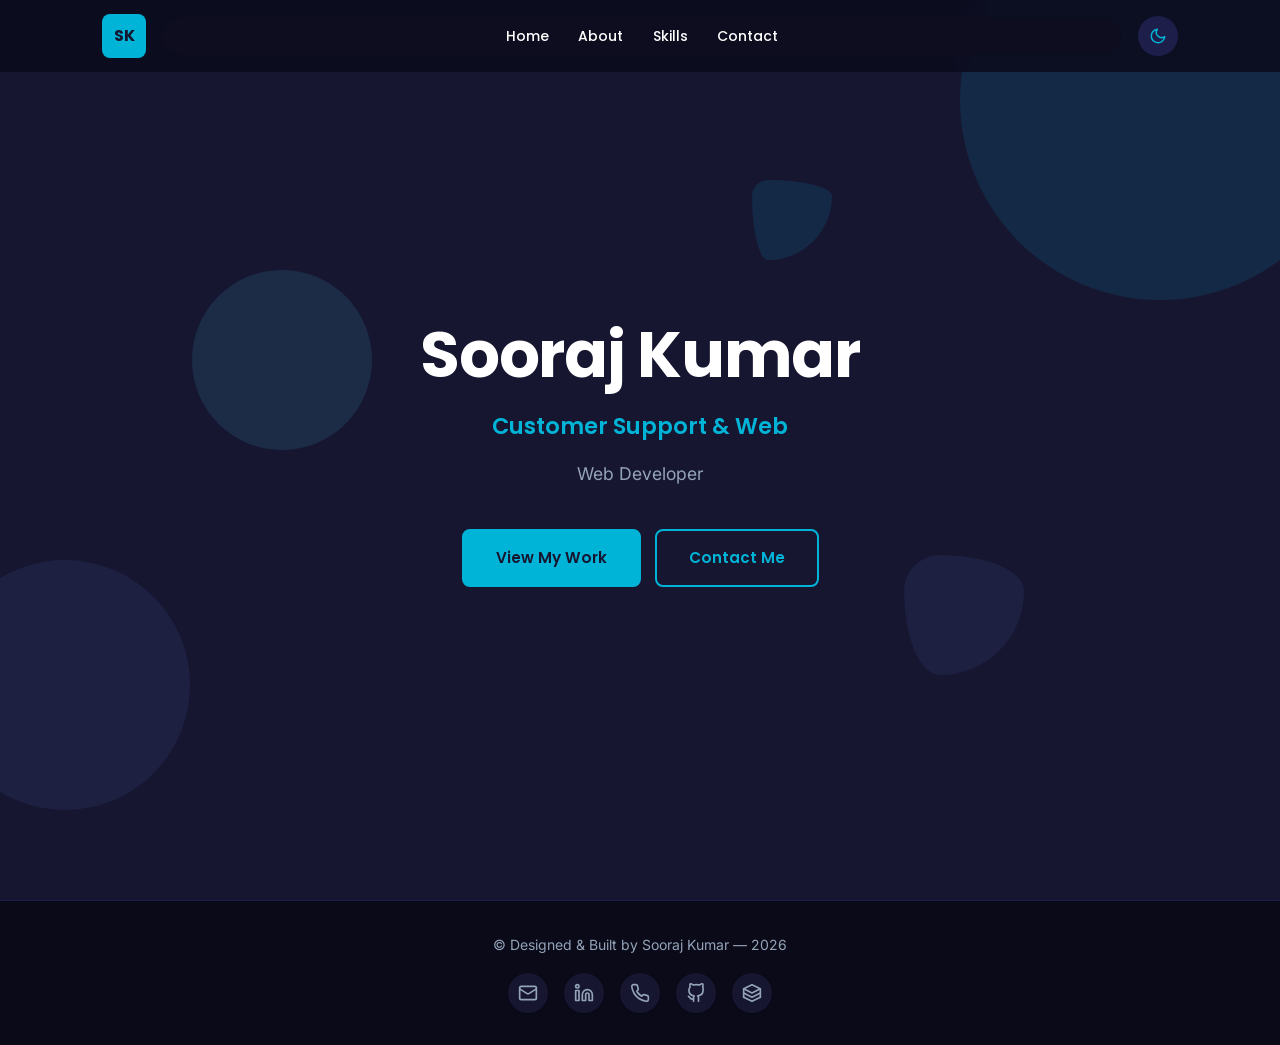
<file: index.html>
<!doctype html>
<html lang="en">
  <head>
    <meta charset="UTF-8" />
    <meta name="viewport" content="width=device-width, initial-scale=1.0" />
    <meta
      name="description"
      content="Sooraj Kumar — Customer Support & Web Development Professional based in Lahore, Pakistan."
    />
    <title>Sooraj Kumar | Portfolio</title>
    <link rel="preconnect" href="https://fonts.googleapis.com" />
    <link rel="preconnect" href="https://fonts.gstatic.com" crossorigin />
    <link
      href="https://fonts.googleapis.com/css2?family=Inter:wght@400;500;600&family=Poppins:wght@500;600;700&display=swap"
      rel="stylesheet"
    />
    <link rel="stylesheet" href="css/style.css" />
  </head>
  <body>
    <!-- Navigation -->
    <header class="header" id="header">
      <nav class="nav container" aria-label="Main navigation">
        <a href="#home" class="nav__logo" aria-label="Sooraj Kumar — Home">
          <span class="nav__logo-box">SK</span>
        </a>

        <ul class="nav__menu" id="nav-menu">
          <li><a href="./index.html" class="nav__link">Home</a></li>
          <li><a href="./about.html" class="nav__link">About</a></li>
          <li><a href="./skills.html" class="nav__link">Skills</a></li>
          <li><a href="./contact.html" class="nav__link">Contact</a></li>
        </ul>

        <div class="nav__actions">
          <button
            class="theme-toggle"
            id="theme-toggle"
            aria-label="Toggle dark mode"
          >
            <span class="theme-toggle__icon theme-toggle__icon--sun">
              <svg
                width="18"
                height="18"
                viewBox="0 0 24 24"
                fill="none"
                stroke="currentColor"
                stroke-width="2"
                stroke-linecap="round"
                stroke-linejoin="round"
              >
                <circle cx="12" cy="12" r="5" />
                <line x1="12" y1="1" x2="12" y2="3" />
                <line x1="12" y1="21" x2="12" y2="23" />
                <line x1="4.22" y1="4.22" x2="5.64" y2="5.64" />
                <line x1="18.36" y1="18.36" x2="19.78" y2="19.78" />
                <line x1="1" y1="12" x2="3" y2="12" />
                <line x1="21" y1="12" x2="23" y2="12" />
                <line x1="4.22" y1="19.78" x2="5.64" y2="18.36" />
                <line x1="18.36" y1="5.64" x2="19.78" y2="4.22" />
              </svg>
            </span>
            <span class="theme-toggle__icon theme-toggle__icon--moon">
              <svg
                width="18"
                height="18"
                viewBox="0 0 24 24"
                fill="none"
                stroke="currentColor"
                stroke-width="2"
                stroke-linecap="round"
                stroke-linejoin="round"
              >
                <path d="M21 12.79A9 9 0 1 1 11.21 3 7 7 0 0 0 21 12.79z" />
              </svg>
            </span>
          </button>
          <button
            class="nav__toggle"
            id="nav-toggle"
            aria-label="Toggle navigation menu"
            aria-expanded="false"
          >
            <span class="nav__toggle-bar"></span>
            <span class="nav__toggle-bar"></span>
            <span class="nav__toggle-bar"></span>
          </button>
        </div>
      </nav>
    </header>

    <main>
      <!-- Hero -->
      <section class="hero section" id="home" aria-label="Introduction">
        <div class="hero__bg" aria-hidden="true">
          <span class="hero__shape hero__shape--1"></span>
          <span class="hero__shape hero__shape--2"></span>
          <span class="hero__shape hero__shape--3"></span>
          <span class="hero__shape hero__shape--4"></span>
          <span class="hero__shape hero__shape--5"></span>
        </div>
        <div class="hero__content container fade-in">
          <h1 class="hero__title">Sooraj Kumar</h1>
          <p class="hero__tagline">
            Customer Support &amp; Web Development Professional
          </p>
          <p class="hero__subtitle">Web Developer</p>
          <div class="hero__buttons">
            <a href="./skills.html" class="btn btn--primary">View My Work</a>
            <a href="./contact.html" class="btn btn--outline">Contact Me</a>
          </div>
        </div>
      </section>
    </main>

    <!-- Footer -->
    <footer class="footer">
      <div class="container footer__inner">
        <p class="footer__text">
          &copy; Designed &amp; Built by Sooraj Kumar — 2026
        </p>
        <div class="footer__social">
          <a
            href="mailto:websoorajkumar@gmail.com"
            class="footer__link"
            aria-label="Email Sooraj Kumar"
          >
            <svg
              width="20"
              height="20"
              viewBox="0 0 24 24"
              fill="none"
              stroke="currentColor"
              stroke-width="2"
              stroke-linecap="round"
              stroke-linejoin="round"
            >
              <rect x="2" y="4" width="20" height="16" rx="2" />
              <path d="m22 7-8.97 5.7a1.94 1.94 0 0 1-2.06 0L2 7" />
            </svg>
          </a>
          <a
            href="https://linkedin.com/in/soorajkumar-pk"
            class="footer__link"
            target="_blank"
            rel="noopener noreferrer"
            aria-label="LinkedIn profile"
          >
            <svg
              width="20"
              height="20"
              viewBox="0 0 24 24"
              fill="none"
              stroke="currentColor"
              stroke-width="2"
              stroke-linecap="round"
              stroke-linejoin="round"
            >
              <path
                d="M16 8a6 6 0 0 1 6 6v7h-4v-7a2 2 0 0 0-2-2 2 2 0 0 0-2 2v7h-4v-7a6 6 0 0 1 6-6z"
              />
              <rect x="2" y="9" width="4" height="12" />
              <circle cx="4" cy="4" r="2" />
            </svg>
          </a>
          <a
            href="tel:+923289251562"
            class="footer__link"
            aria-label="Call Sooraj Kumar"
          >
            <svg
              width="20"
              height="20"
              viewBox="0 0 24 24"
              fill="none"
              stroke="currentColor"
              stroke-width="2"
              stroke-linecap="round"
              stroke-linejoin="round"
            >
              <path
                d="M22 16.92v3a2 2 0 0 1-2.18 2 19.79 19.79 0 0 1-8.63-3.07 19.5 19.5 0 0 1-6-6 19.79 19.79 0 0 1-3.07-8.67A2 2 0 0 1 4.11 2h3a2 2 0 0 1 2 1.72c.127.96.361 1.903.7 2.81a2 2 0 0 1-.45 2.11L8.09 9.91a16 16 0 0 0 6 6l1.27-1.27a2 2 0 0 1 2.11-.45c.907.339 1.85.573 2.81.7A2 2 0 0 1 22 16.92z"
              />
            </svg>
          </a>
          <a
            href="https://github.com/developersoorajkumar"
            class="footer__link"
            target="_blank"
            rel="noopener noreferrer"
            aria-label="GitHub profile"
          >
            <svg
              width="20"
              height="20"
              viewBox="0 0 24 24"
              fill="none"
              stroke="currentColor"
              stroke-width="2"
              stroke-linecap="round"
              stroke-linejoin="round"
            >
              <path d="M9 19c-4.3 1.4-4.3-2.5-6-3" />
              <path
                d="M15 22v-3.87a3.37 3.37 0 0 0-.94-2.61c3.14-.35 6.44-1.54 6.44-7A5.44 5.44 0 0 0 20 4.77 5.07 5.07 0 0 0 19.91 1S18.73.65 16 2.48a13.38 13.38 0 0 0-7 0C6.27.65 5.09 1 5.09 1A5.07 5.07 0 0 0 5 4.77a5.44 5.44 0 0 0-1.5 3.78c0 5.42 3.3 6.61 6.44 7A3.37 3.37 0 0 0 9 18.13V22"
              />
            </svg>
          </a>
          <a
            href="https://codepen.io/developersoorajkumar"
            class="footer__link"
            target="_blank"
            rel="noopener noreferrer"
            aria-label="CodePen profile"
          >
            <svg
              width="20"
              height="20"
              viewBox="0 0 24 24"
              fill="none"
              stroke="currentColor"
              stroke-width="2"
              stroke-linecap="round"
              stroke-linejoin="round"
            >
              <path d="M12 2 2 7l10 5 10-5-10-5Z" />
              <path d="m2 17 10 5 10-5" />
              <path d="m2 12 10 5 10-5" />
              <path d="M2 7v10" />
              <path d="M22 7v10" />
            </svg>
          </a>
        </div>
      </div>
    </footer>

    <button class="back-to-top" id="back-to-top" aria-label="Back to top">
      <svg
        width="20"
        height="20"
        viewBox="0 0 24 24"
        fill="none"
        stroke="currentColor"
        stroke-width="2.5"
        stroke-linecap="round"
        stroke-linejoin="round"
      >
        <polyline points="18 15 12 9 6 15" />
      </svg>
    </button>

    <script src="js/main.js"></script>
  </body>
</html>
</file>
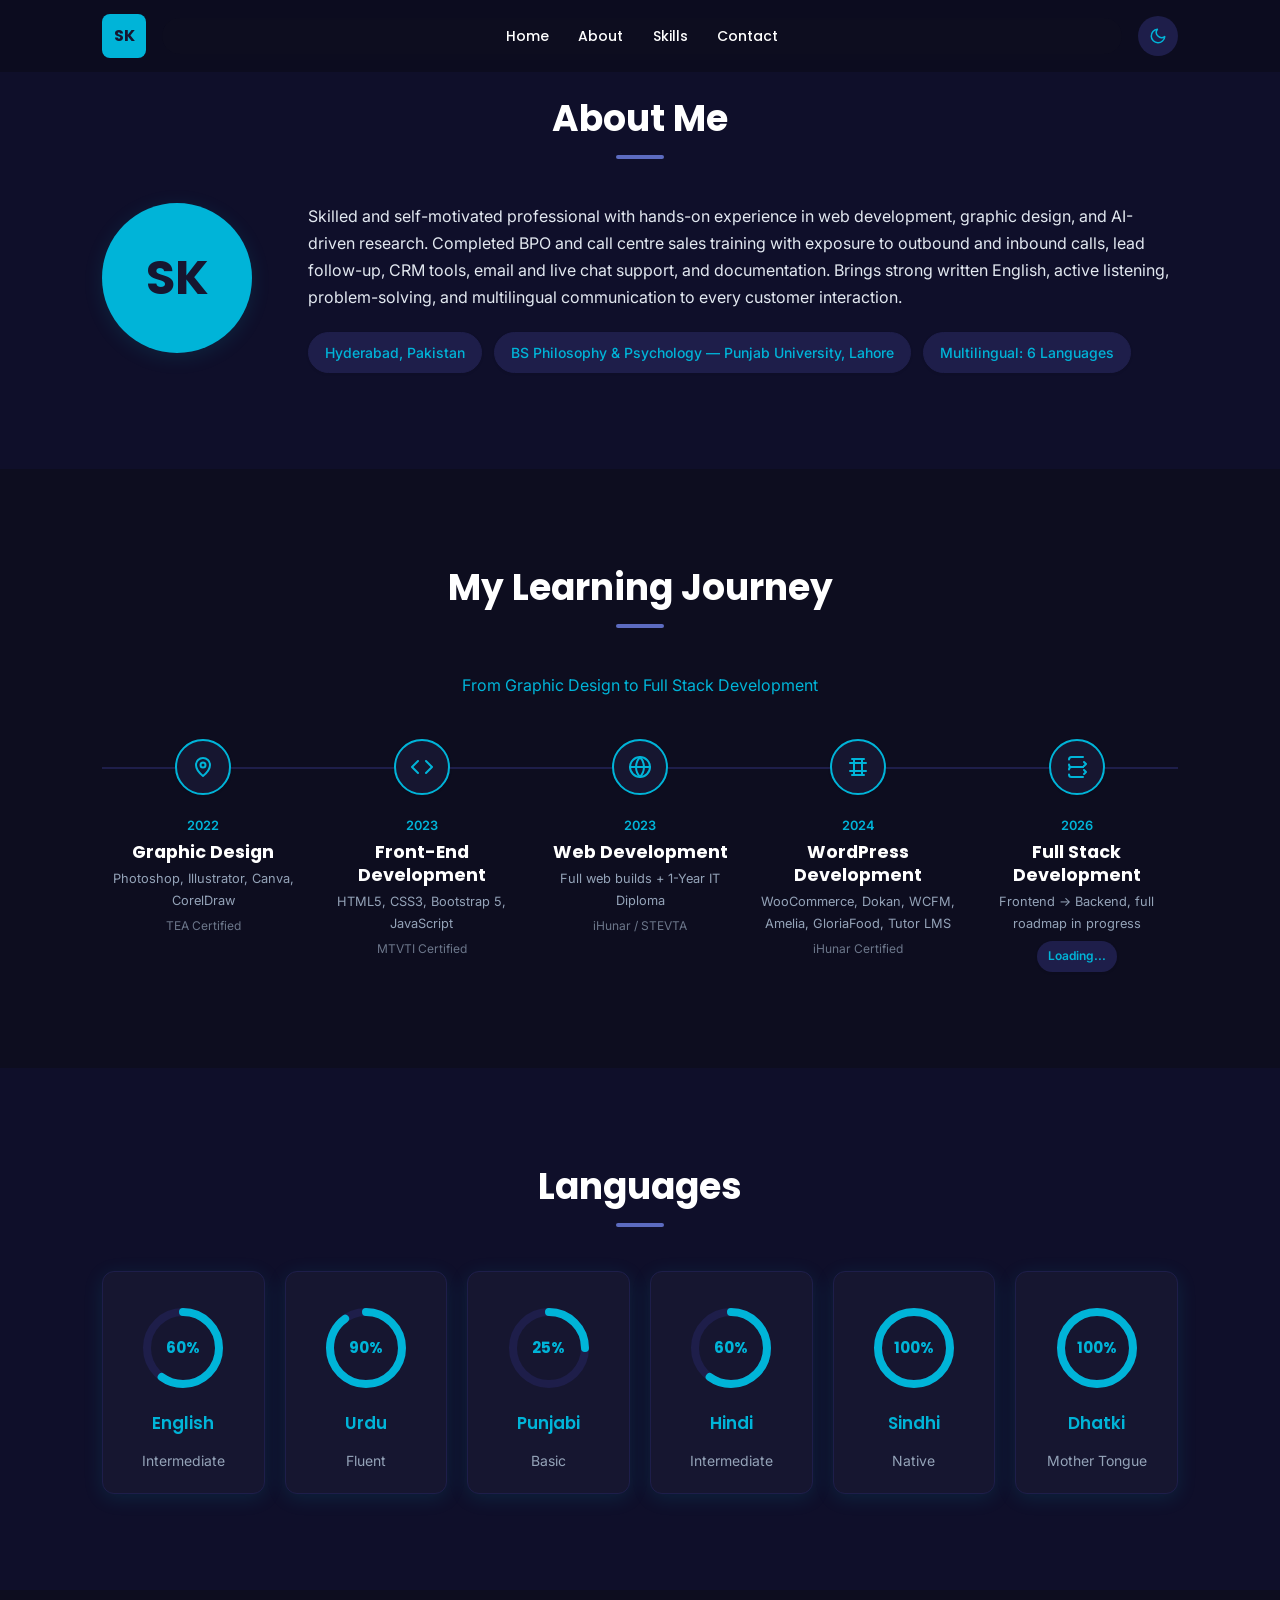
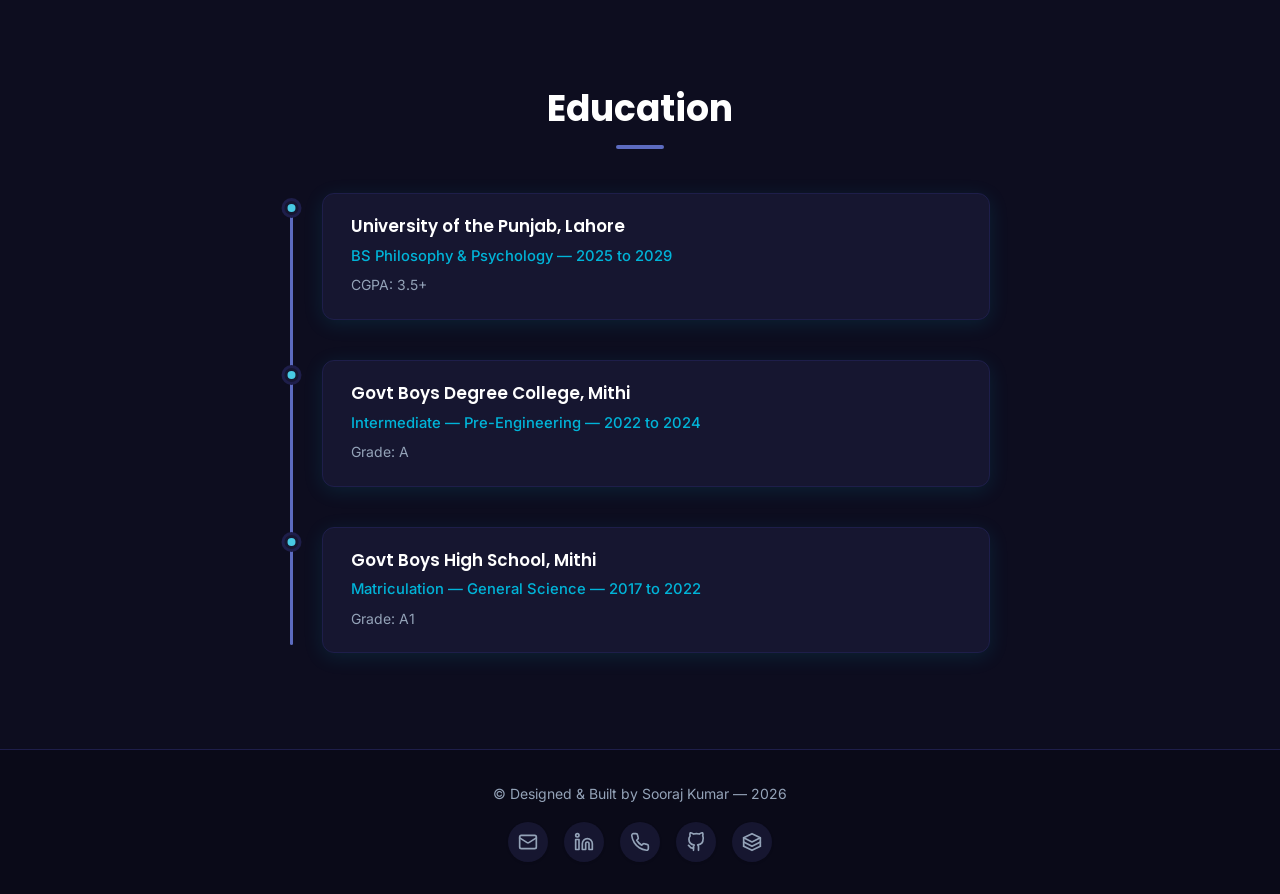
<file: about.html>
<!doctype html>
<html lang="en">
  <head>
    <meta charset="UTF-8" />
    <meta name="viewport" content="width=device-width, initial-scale=1.0" />
    <meta
      name="description"
      content="Sooraj Kumar — Customer Support & Web Development Professional based in Lahore, Pakistan."
    />
    <title>Sooraj Kumar | Portfolio</title>
    <link rel="preconnect" href="https://fonts.googleapis.com" />
    <link rel="preconnect" href="https://fonts.gstatic.com" crossorigin />
    <link
      href="https://fonts.googleapis.com/css2?family=Inter:wght@400;500;600&family=Poppins:wght@500;600;700&display=swap"
      rel="stylesheet"
    />
    <link rel="stylesheet" href="css/style.css" />
  </head>
  <body>
    <!-- Navigation -->
    <header class="header" id="header">
      <nav class="nav container" aria-label="Main navigation">
        <a href="#home" class="nav__logo" aria-label="Sooraj Kumar — Home">
          <span class="nav__logo-box">SK</span>
        </a>

        <ul class="nav__menu" id="nav-menu">
          <li><a href="./index.html" class="nav__link">Home</a></li>
          <li><a href="./about.html" class="nav__link">About</a></li>
          <li><a href="./skills.html" class="nav__link">Skills</a></li>
          <li><a href="./contact.html" class="nav__link">Contact</a></li>
        </ul>

        <div class="nav__actions">
          <button
            class="theme-toggle"
            id="theme-toggle"
            aria-label="Toggle dark mode"
          >
            <span class="theme-toggle__icon theme-toggle__icon--sun">
              <svg
                width="18"
                height="18"
                viewBox="0 0 24 24"
                fill="none"
                stroke="currentColor"
                stroke-width="2"
                stroke-linecap="round"
                stroke-linejoin="round"
              >
                <circle cx="12" cy="12" r="5" />
                <line x1="12" y1="1" x2="12" y2="3" />
                <line x1="12" y1="21" x2="12" y2="23" />
                <line x1="4.22" y1="4.22" x2="5.64" y2="5.64" />
                <line x1="18.36" y1="18.36" x2="19.78" y2="19.78" />
                <line x1="1" y1="12" x2="3" y2="12" />
                <line x1="21" y1="12" x2="23" y2="12" />
                <line x1="4.22" y1="19.78" x2="5.64" y2="18.36" />
                <line x1="18.36" y1="5.64" x2="19.78" y2="4.22" />
              </svg>
            </span>
            <span class="theme-toggle__icon theme-toggle__icon--moon">
              <svg
                width="18"
                height="18"
                viewBox="0 0 24 24"
                fill="none"
                stroke="currentColor"
                stroke-width="2"
                stroke-linecap="round"
                stroke-linejoin="round"
              >
                <path d="M21 12.79A9 9 0 1 1 11.21 3 7 7 0 0 0 21 12.79z" />
              </svg>
            </span>
          </button>
          <button
            class="nav__toggle"
            id="nav-toggle"
            aria-label="Toggle navigation menu"
            aria-expanded="false"
          >
            <span class="nav__toggle-bar"></span>
            <span class="nav__toggle-bar"></span>
            <span class="nav__toggle-bar"></span>
          </button>
        </div>
      </nav>
    </header>

    <main>
      <!-- Hero -->
      <!-- <section class="hero section" id="home" aria-label="Introduction">
      <div class="hero__bg" aria-hidden="true">
        <span class="hero__shape hero__shape--1"></span>
        <span class="hero__shape hero__shape--2"></span>
        <span class="hero__shape hero__shape--3"></span>
        <span class="hero__shape hero__shape--4"></span>
        <span class="hero__shape hero__shape--5"></span>
      </div>
      <div class="hero__content container fade-in">
        <h1 class="hero__title">Sooraj Kumar</h1>
        <p class="hero__tagline">Customer Support &amp; Web Development Professional</p>
        <p class="hero__subtitle">Web Developer</p>
        <div class="hero__buttons">
          <a href="#projects" class="btn btn--primary">View My Work</a>
          <a href="#contact" class="btn btn--outline">Contact Me</a>
        </div>
        <div class="hero__stack">
          <span class="hero__stack-label">Built with</span>
          <div class="hero__stack-icons">
            <span class="tech-badge">HTML5</span>
            <span class="tech-badge">CSS3</span>
            <span class="tech-badge">Bootstrap 5</span>
            <span class="tech-badge">JavaScript</span>
            <span class="tech-badge">WordPress</span>
          </div>
        </div>
      </div>
    </section> -->

      <!-- About -->
      <section
        class="section section--alt"
        id="about"
        aria-labelledby="about-heading"
      >
        <div class="container fade-in">
          <h2 class="section__heading" id="about-heading">About Me</h2>
          <div class="about">
            <div class="about__avatar" aria-hidden="true">
              <span class="about__initials">SK</span>
            </div>
            <div class="about__content">
              <p class="about__text">
                Skilled and self-motivated professional with hands-on experience
                in web development, graphic design, and AI-driven research.
                Completed BPO and call centre sales training with exposure to
                outbound and inbound calls, lead follow-up, CRM tools, email and
                live chat support, and documentation. Brings strong written
                English, active listening, problem-solving, and multilingual
                communication to every customer interaction.
              </p>
              <div class="about__badges">
                <span class="badge">Hyderabad, Pakistan</span>
                <span class="badge"
                  >BS Philosophy & Psychology — Punjab University, Lahore</span
                >
                <span class="badge">Multilingual: 6 Languages</span>
              </div>
            </div>
          </div>
        </div>
      </section>
      <section id="journey" class="journey">
        <div class="container">
          <h2 class="section__heading">My Learning Journey</h2>
          <p class="journey__subtitle">
            From Graphic Design to Full Stack Development
          </p>

          <div class="journey-track">
            <div class="journey-node">
              <div class="journey-node__icon" aria-hidden="true">
                <svg
                  width="24"
                  height="24"
                  viewBox="0 0 24 24"
                  fill="none"
                  stroke="currentColor"
                  stroke-width="2"
                  stroke-linecap="round"
                  stroke-linejoin="round"
                >
                  <path
                    d="M12 3a7 7 0 0 0-7 7c0 5.25 7 11 7 11s7-5.75 7-11a7 7 0 0 0-7-7Z"
                  />
                  <circle cx="12" cy="10" r="2.5" />
                </svg>
              </div>
              <div class="journey-node__content">
                <div class="journey-node__year">2022</div>
                <h3 class="journey-node__title">Graphic Design</h3>
                <p class="journey-node__desc">
                  Photoshop, Illustrator, Canva, CorelDraw
                </p>
                <span class="journey-node__issuer">TEA Certified</span>
              </div>
            </div>

            <div class="journey-node">
              <div class="journey-node__icon" aria-hidden="true">
                <svg
                  width="24"
                  height="24"
                  viewBox="0 0 24 24"
                  fill="none"
                  stroke="currentColor"
                  stroke-width="2"
                  stroke-linecap="round"
                  stroke-linejoin="round"
                >
                  <polyline points="16 18 22 12 16 6" />
                  <polyline points="8 6 2 12 8 18" />
                </svg>
              </div>
              <div class="journey-node__content">
                <div class="journey-node__year">2023</div>
                <h3 class="journey-node__title">Front-End Development</h3>
                <p class="journey-node__desc">
                  HTML5, CSS3, Bootstrap 5, JavaScript
                </p>
                <span class="journey-node__issuer">MTVTI Certified</span>
              </div>
            </div>

            <div class="journey-node">
              <div class="journey-node__icon" aria-hidden="true">
                <svg
                  width="24"
                  height="24"
                  viewBox="0 0 24 24"
                  fill="none"
                  stroke="currentColor"
                  stroke-width="2"
                  stroke-linecap="round"
                  stroke-linejoin="round"
                >
                  <circle cx="12" cy="12" r="10" />
                  <path d="M2 12h20" />
                  <path
                    d="M12 2a15.3 15.3 0 0 1 4 10 15.3 15.3 0 0 1-4 10 15.3 15.3 0 0 1-4-10 15.3 15.3 0 0 1 4-10"
                  />
                </svg>
              </div>
              <div class="journey-node__content">
                <div class="journey-node__year">2023</div>
                <h3 class="journey-node__title">Web Development</h3>
                <p class="journey-node__desc">
                  Full web builds + 1-Year IT Diploma
                </p>
                <span class="journey-node__issuer">iHunar / STEVTA</span>
              </div>
            </div>

            <div class="journey-node">
              <div class="journey-node__icon" aria-hidden="true">
                <svg
                  width="24"
                  height="24"
                  viewBox="0 0 24 24"
                  fill="none"
                  stroke="currentColor"
                  stroke-width="2"
                  stroke-linecap="round"
                  stroke-linejoin="round"
                >
                  <path d="M6 4h12" />
                  <path d="M6 20h12" />
                  <path d="M8 4v16" />
                  <path d="M16 4v16" />
                  <path d="M4 8h16" />
                  <path d="M4 16h16" />
                </svg>
              </div>
              <div class="journey-node__content">
                <div class="journey-node__year">2024</div>
                <h3 class="journey-node__title">WordPress Development</h3>
                <p class="journey-node__desc">
                  WooCommerce, Dokan, WCFM, Amelia, GloriaFood, Tutor LMS
                </p>
                <span class="journey-node__issuer">iHunar Certified</span>
              </div>
            </div>

            <div class="journey-node journey-node--current">
              <div class="journey-node__icon" aria-hidden="true">
                <svg
                  width="24"
                  height="24"
                  viewBox="0 0 24 24"
                  fill="none"
                  stroke="currentColor"
                  stroke-width="2"
                  stroke-linecap="round"
                  stroke-linejoin="round"
                >
                  <path d="M4 14.5A2.5 2.5 0 0 1 6.5 12H18" />
                  <path d="M4 9.5A2.5 2.5 0 0 0 6.5 12H18" />
                  <path d="M4 4.5A2.5 2.5 0 0 1 6.5 2H18" />
                  <path d="M4 19.5A2.5 2.5 0 0 0 6.5 22H18" />
                  <path d="M19 7l2 2-2 2" />
                  <path d="M19 15l2 2-2 2" />
                </svg>
              </div>
              <div class="journey-node__content">
                <div class="journey-node__year">2026</div>
                <h3 class="journey-node__title">Full Stack Development</h3>
                <p class="journey-node__desc">
                  Frontend → Backend, full roadmap in progress
                </p>
                <span class="journey-node__badge">Loading...</span>
              </div>
            </div>
          </div>
        </div>
      </section>

      <!-- Languages -->
      <section
        class="section section--alt"
        id="languages"
        aria-labelledby="languages-heading"
      >
        <div class="container fade-in">
          <h2 class="section__heading" id="languages-heading">Languages</h2>
          <div class="languages-grid">
            <article class="language-card">
              <div class="lang-ring-wrapper">
                <svg class="lang-ring" viewBox="0 0 120 120">
                  <circle class="lang-ring__bg" cx="60" cy="60" r="45" />
                  <circle
                    class="lang-ring__fill"
                    cx="60"
                    cy="60"
                    r="45"
                    data-percent="60"
                  />
                </svg>
                <span class="lang-ring__percent">60%</span>
              </div>
              <h3 class="language-card__name">English</h3>
              <p class="language-card__level">Intermediate</p>
            </article>

            <article class="language-card">
              <div class="lang-ring-wrapper">
                <svg class="lang-ring" viewBox="0 0 120 120">
                  <circle class="lang-ring__bg" cx="60" cy="60" r="45" />
                  <circle
                    class="lang-ring__fill"
                    cx="60"
                    cy="60"
                    r="45"
                    data-percent="90"
                  />
                </svg>
                <span class="lang-ring__percent">90%</span>
              </div>
              <h3 class="language-card__name">Urdu</h3>
              <p class="language-card__level">Fluent</p>
            </article>

            <article class="language-card">
              <div class="lang-ring-wrapper">
                <svg class="lang-ring" viewBox="0 0 120 120">
                  <circle class="lang-ring__bg" cx="60" cy="60" r="45" />
                  <circle
                    class="lang-ring__fill"
                    cx="60"
                    cy="60"
                    r="45"
                    data-percent="25"
                  />
                </svg>
                <span class="lang-ring__percent">25%</span>
              </div>
              <h3 class="language-card__name">Punjabi</h3>
              <p class="language-card__level">Basic</p>
            </article>

            <article class="language-card">
              <div class="lang-ring-wrapper">
                <svg class="lang-ring" viewBox="0 0 120 120">
                  <circle class="lang-ring__bg" cx="60" cy="60" r="45" />
                  <circle
                    class="lang-ring__fill"
                    cx="60"
                    cy="60"
                    r="45"
                    data-percent="60"
                  />
                </svg>
                <span class="lang-ring__percent">60%</span>
              </div>
              <h3 class="language-card__name">Hindi</h3>
              <p class="language-card__level">Intermediate</p>
            </article>

            <article class="language-card">
              <div class="lang-ring-wrapper">
                <svg class="lang-ring" viewBox="0 0 120 120">
                  <circle class="lang-ring__bg" cx="60" cy="60" r="45" />
                  <circle
                    class="lang-ring__fill"
                    cx="60"
                    cy="60"
                    r="45"
                    data-percent="100"
                  />
                </svg>
                <span class="lang-ring__percent">100%</span>
              </div>
              <h3 class="language-card__name">Sindhi</h3>
              <p class="language-card__level">Native</p>
            </article>

            <article class="language-card">
              <div class="lang-ring-wrapper">
                <svg class="lang-ring" viewBox="0 0 120 120">
                  <circle class="lang-ring__bg" cx="60" cy="60" r="45" />
                  <circle
                    class="lang-ring__fill"
                    cx="60"
                    cy="60"
                    r="45"
                    data-percent="100"
                  />
                </svg>
                <span class="lang-ring__percent">100%</span>
              </div>
              <h3 class="language-card__name">Dhatki</h3>
              <p class="language-card__level">Mother Tongue</p>
            </article>
          </div>
        </div>
      </section>

      <!-- Education -->
      <section
        class="section"
        id="education"
        aria-labelledby="education-heading"
      >
        <div class="container fade-in">
          <h2 class="section__heading" id="education-heading">Education</h2>
          <ol class="timeline">
            <li class="timeline__item">
              <div class="timeline__content">
                <h3 class="timeline__school">
                  University of the Punjab, Lahore
                </h3>
                <p class="timeline__degree">
                  BS Philosophy & Psychology — 2025 to 2029
                </p>
                <p class="timeline__grade">CGPA: 3.5+</p>
              </div>
            </li>

            <li class="timeline__item">
              <div class="timeline__content">
                <h3 class="timeline__school">
                  Govt Boys Degree College, Mithi
                </h3>
                <p class="timeline__degree">
                  Intermediate — Pre-Engineering — 2022 to 2024
                </p>
                <p class="timeline__grade">Grade: A</p>
              </div>
            </li>

            <li class="timeline__item">
              <div class="timeline__content">
                <h3 class="timeline__school">Govt Boys High School, Mithi</h3>
                <p class="timeline__degree">
                  Matriculation — General Science — 2017 to 2022
                </p>
                <p class="timeline__grade">Grade: A1</p>
              </div>
            </li>
          </ol>
        </div>
      </section>
    </main>

    <!-- Footer -->
    <footer class="footer">
      <div class="container footer__inner">
        <p class="footer__text">
          &copy; Designed &amp; Built by Sooraj Kumar — 2026
        </p>
        <div class="footer__social">
          <a
            href="mailto:websoorajkumar@gmail.com"
            class="footer__link"
            aria-label="Email Sooraj Kumar"
          >
            <svg
              width="20"
              height="20"
              viewBox="0 0 24 24"
              fill="none"
              stroke="currentColor"
              stroke-width="2"
              stroke-linecap="round"
              stroke-linejoin="round"
            >
              <rect x="2" y="4" width="20" height="16" rx="2" />
              <path d="m22 7-8.97 5.7a1.94 1.94 0 0 1-2.06 0L2 7" />
            </svg>
          </a>
          <a
            href="https://linkedin.com/in/soorajkumar-pk"
            class="footer__link"
            target="_blank"
            rel="noopener noreferrer"
            aria-label="LinkedIn profile"
          >
            <svg
              width="20"
              height="20"
              viewBox="0 0 24 24"
              fill="none"
              stroke="currentColor"
              stroke-width="2"
              stroke-linecap="round"
              stroke-linejoin="round"
            >
              <path
                d="M16 8a6 6 0 0 1 6 6v7h-4v-7a2 2 0 0 0-2-2 2 2 0 0 0-2 2v7h-4v-7a6 6 0 0 1 6-6z"
              />
              <rect x="2" y="9" width="4" height="12" />
              <circle cx="4" cy="4" r="2" />
            </svg>
          </a>
          <a
            href="tel:+923289251562"
            class="footer__link"
            aria-label="Call Sooraj Kumar"
          >
            <svg
              width="20"
              height="20"
              viewBox="0 0 24 24"
              fill="none"
              stroke="currentColor"
              stroke-width="2"
              stroke-linecap="round"
              stroke-linejoin="round"
            >
              <path
                d="M22 16.92v3a2 2 0 0 1-2.18 2 19.79 19.79 0 0 1-8.63-3.07 19.5 19.5 0 0 1-6-6 19.79 19.79 0 0 1-3.07-8.67A2 2 0 0 1 4.11 2h3a2 2 0 0 1 2 1.72c.127.96.361 1.903.7 2.81a2 2 0 0 1-.45 2.11L8.09 9.91a16 16 0 0 0 6 6l1.27-1.27a2 2 0 0 1 2.11-.45c.907.339 1.85.573 2.81.7A2 2 0 0 1 22 16.92z"
              />
            </svg>
          </a>
          <a
            href="https://github.com/developersoorajkumar"
            class="footer__link"
            target="_blank"
            rel="noopener noreferrer"
            aria-label="GitHub profile"
          >
            <svg
              width="20"
              height="20"
              viewBox="0 0 24 24"
              fill="none"
              stroke="currentColor"
              stroke-width="2"
              stroke-linecap="round"
              stroke-linejoin="round"
            >
              <path d="M9 19c-4.3 1.4-4.3-2.5-6-3" />
              <path
                d="M15 22v-3.87a3.37 3.37 0 0 0-.94-2.61c3.14-.35 6.44-1.54 6.44-7A5.44 5.44 0 0 0 20 4.77 5.07 5.07 0 0 0 19.91 1S18.73.65 16 2.48a13.38 13.38 0 0 0-7 0C6.27.65 5.09 1 5.09 1A5.07 5.07 0 0 0 5 4.77a5.44 5.44 0 0 0-1.5 3.78c0 5.42 3.3 6.61 6.44 7A3.37 3.37 0 0 0 9 18.13V22"
              />
            </svg>
          </a>
          <a
            href="https://codepen.io/developersoorajkumar"
            class="footer__link"
            target="_blank"
            rel="noopener noreferrer"
            aria-label="CodePen profile"
          >
            <svg
              width="20"
              height="20"
              viewBox="0 0 24 24"
              fill="none"
              stroke="currentColor"
              stroke-width="2"
              stroke-linecap="round"
              stroke-linejoin="round"
            >
              <path d="M12 2 2 7l10 5 10-5-10-5Z" />
              <path d="m2 17 10 5 10-5" />
              <path d="m2 12 10 5 10-5" />
              <path d="M2 7v10" />
              <path d="M22 7v10" />
            </svg>
          </a>
        </div>
      </div>
    </footer>

    <button class="back-to-top" id="back-to-top" aria-label="Back to top">
      <svg
        width="20"
        height="20"
        viewBox="0 0 24 24"
        fill="none"
        stroke="currentColor"
        stroke-width="2.5"
        stroke-linecap="round"
        stroke-linejoin="round"
      >
        <polyline points="18 15 12 9 6 15" />
      </svg>
    </button>

    <script src="js/main.js"></script>
  </body>
</html>
</file>
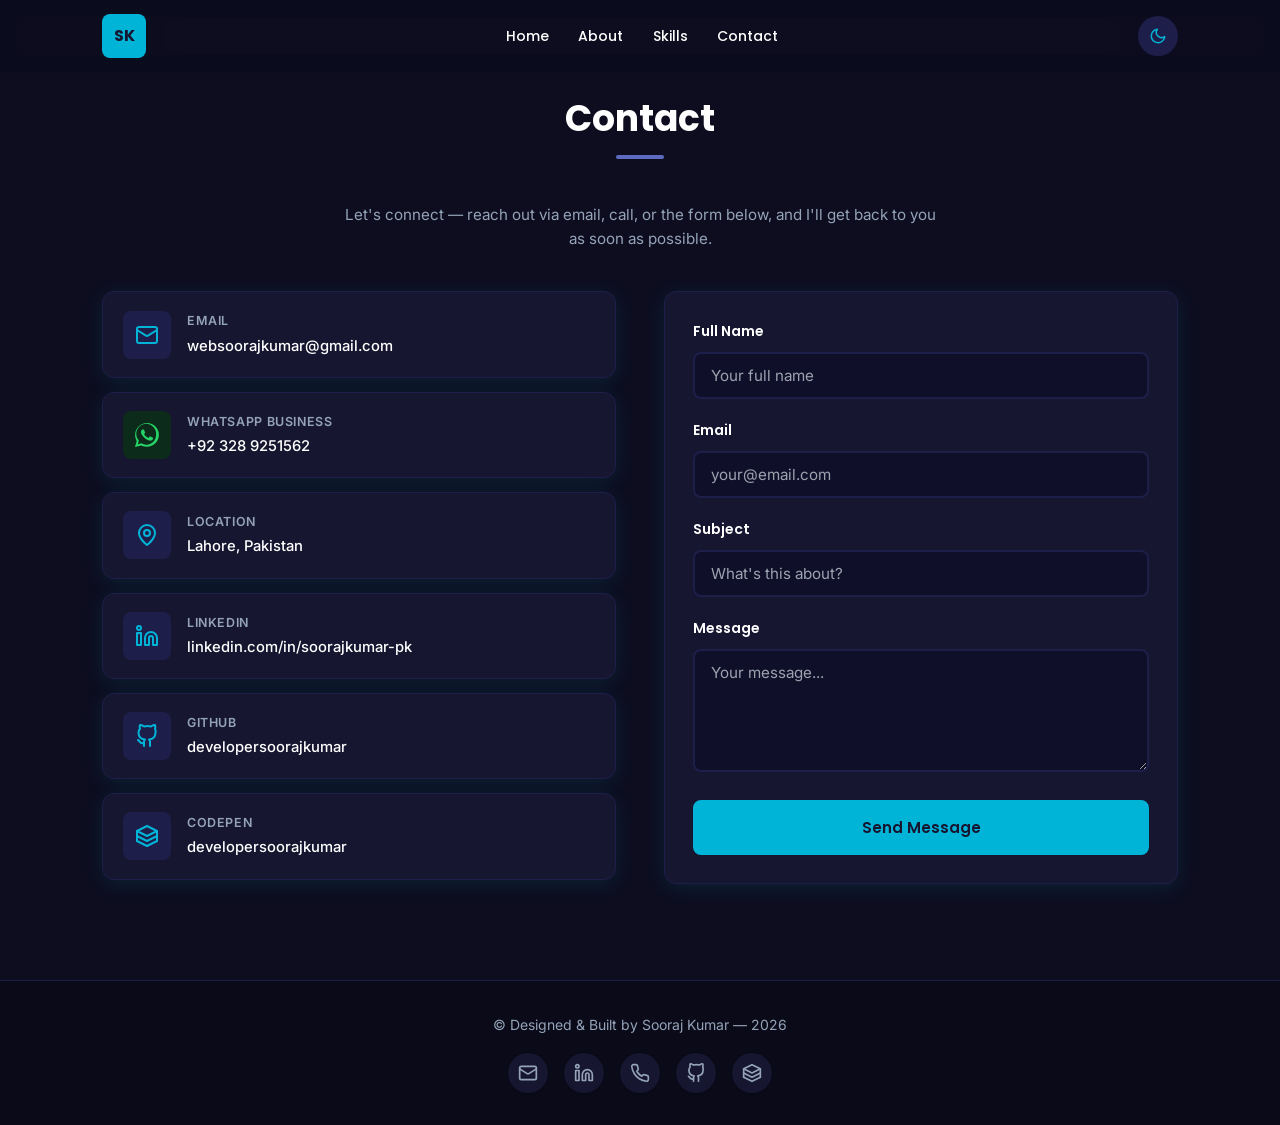
<file: contact.html>
<!doctype html>
<html lang="en">
  <head>
    <meta charset="UTF-8" />
    <meta name="viewport" content="width=device-width, initial-scale=1.0" />
    <meta
      name="description"
      content="Sooraj Kumar — Customer Support & Web Development Professional based in Lahore, Pakistan."
    />
    <title>Sooraj Kumar | Portfolio</title>
    <link rel="preconnect" href="https://fonts.googleapis.com" />
    <link rel="preconnect" href="https://fonts.gstatic.com" crossorigin />
    <link
      href="https://fonts.googleapis.com/css2?family=Inter:wght@400;500;600&family=Poppins:wght@500;600;700&display=swap"
      rel="stylesheet"
    />
    <link rel="stylesheet" href="css/style.css" />
  </head>
  <body>
    <!-- Navigation -->
    <header class="header" id="header">
      <nav class="nav container" aria-label="Main navigation">
        <a href="#home" class="nav__logo" aria-label="Sooraj Kumar — Home">
          <span class="nav__logo-box">SK</span>
        </a>

        <ul class="nav__menu" id="nav-menu">
          <li><a href="./index.html" class="nav__link">Home</a></li>
          <li><a href="./about.html" class="nav__link">About</a></li>
          <li><a href="./skills.html" class="nav__link">Skills</a></li>
          <li><a href="./contact.html" class="nav__link">Contact</a></li>
        </ul>

        <div class="nav__actions">
          <button
            class="theme-toggle"
            id="theme-toggle"
            aria-label="Toggle dark mode"
          >
            <span class="theme-toggle__icon theme-toggle__icon--sun">
              <svg
                width="18"
                height="18"
                viewBox="0 0 24 24"
                fill="none"
                stroke="currentColor"
                stroke-width="2"
                stroke-linecap="round"
                stroke-linejoin="round"
              >
                <circle cx="12" cy="12" r="5" />
                <line x1="12" y1="1" x2="12" y2="3" />
                <line x1="12" y1="21" x2="12" y2="23" />
                <line x1="4.22" y1="4.22" x2="5.64" y2="5.64" />
                <line x1="18.36" y1="18.36" x2="19.78" y2="19.78" />
                <line x1="1" y1="12" x2="3" y2="12" />
                <line x1="21" y1="12" x2="23" y2="12" />
                <line x1="4.22" y1="19.78" x2="5.64" y2="18.36" />
                <line x1="18.36" y1="5.64" x2="19.78" y2="4.22" />
              </svg>
            </span>
            <span class="theme-toggle__icon theme-toggle__icon--moon">
              <svg
                width="18"
                height="18"
                viewBox="0 0 24 24"
                fill="none"
                stroke="currentColor"
                stroke-width="2"
                stroke-linecap="round"
                stroke-linejoin="round"
              >
                <path d="M21 12.79A9 9 0 1 1 11.21 3 7 7 0 0 0 21 12.79z" />
              </svg>
            </span>
          </button>
          <button
            class="nav__toggle"
            id="nav-toggle"
            aria-label="Toggle navigation menu"
            aria-expanded="false"
          >
            <span class="nav__toggle-bar"></span>
            <span class="nav__toggle-bar"></span>
            <span class="nav__toggle-bar"></span>
          </button>
        </div>
      </nav>
    </header>

    <main>
      <section class="section" id="contact" aria-labelledby="contact-heading">
        <div class="container fade-in">
          <h2 class="section__heading" id="contact-heading">Contact</h2>
          <p class="page-intro">
            Let's connect — reach out via email, call, or the form below, and
            I'll get back to you as soon as possible.
          </p>
          <div class="contact">
            <div class="contact__info">
              <a href="mailto:websoorajkumar@gmail.com" class="contact-card">
                <span class="contact-card__icon" aria-hidden="true">
                  <svg
                    width="24"
                    height="24"
                    viewBox="0 0 24 24"
                    fill="none"
                    stroke="currentColor"
                    stroke-width="2"
                    stroke-linecap="round"
                    stroke-linejoin="round"
                  >
                    <rect x="2" y="4" width="20" height="16" rx="2" />
                    <path d="m22 7-8.97 5.7a1.94 1.94 0 0 1-2.06 0L2 7" />
                  </svg>
                </span>
                <div>
                  <span class="contact-card__label">Email</span>
                  <span class="contact-card__value"
                    >websoorajkumar@gmail.com</span
                  >
                </div>
              </a>

              <!-- <a href="tel:+923289251562" class="contact-card">
                <span class="contact-card__icon" aria-hidden="true">
                  <svg
                    width="24"
                    height="24"
                    viewBox="0 0 24 24"
                    fill="none"
                    stroke="currentColor"
                    stroke-width="2"
                    stroke-linecap="round"
                    stroke-linejoin="round"
                  >
                    <path
                      d="M22 16.92v3a2 2 0 0 1-2.18 2 19.79 19.79 0 0 1-8.63-3.07 19.5 19.5 0 0 1-6-6 19.79 19.79 0 0 1-3.07-8.67A2 2 0 0 1 4.11 2h3a2 2 0 0 1 2 1.72c.127.96.361 1.903.7 2.81a2 2 0 0 1-.45 2.11L8.09 9.91a16 16 0 0 0 6 6l1.27-1.27a2 2 0 0 1 2.11-.45c.907.339 1.85.573 2.81.7A2 2 0 0 1 22 16.92z"
                    />
                  </svg>
                </span>
                <div>
                  <span class="contact-card__label">Phone</span>
                  <span class="contact-card__value">+92 328 9251562</span>
                </div>
              </a> -->
              <a
                href="https://wa.me/923289251562"
                class="contact-card contact-card--wa"
                target="_blank"
                rel="noopener noreferrer"
              >
                <span
                  class="contact-card__icon contact-card__icon--wa"
                  aria-hidden="true"
                >
                  <svg
                    width="24"
                    height="24"
                    viewBox="0 0 24 24"
                    fill="currentColor"
                    xmlns="http://www.w3.org/2000/svg"
                  >
                    <path
                      d="M17.472 14.382c-.297-.149-1.758-.867-2.03-.967-.272-.099-.471-.149-.67.149-.198.297-.768.966-.941 1.165-.173.198-.347.223-.644.074-.297-.149-1.255-.462-2.39-1.475-.883-.788-1.48-1.761-1.653-2.059-.173-.297-.018-.458.13-.606.134-.133.297-.347.446-.521.149-.174.199-.298.298-.497.099-.198.05-.372-.025-.521-.075-.148-.669-1.611-.916-2.206-.242-.579-.487-.5-.669-.509-.173-.008-.371-.01-.57-.01-.198 0-.521.074-.792.372-.272.297-1.04 1.016-1.04 2.479 0 1.462 1.065 2.875 1.213 3.074.149.198 2.099 3.2 5.076 4.487.709.306 1.263.49 1.694.626.712.227 1.36.195 1.872.118.571-.085 1.758-.719 2.006-1.413.248-.694.248-1.289.173-1.413-.074-.123-.272-.198-.57-.347Z"
                    />
                    <path
                      d="M20.52 3.449A11.93 11.93 0 0 0 12.003 0C5.579 0 .1 5.479.1 12.007c0 2.11.552 4.17 1.603 5.98L0 24l6.18-1.625a11.96 11.96 0 0 0 5.823 1.481h.005c6.424 0 11.903-5.479 11.903-12.007 0-3.19-1.244-6.193-3.504-8.453Zm-8.517 18.375h-.004a9.92 9.92 0 0 1-5.06-1.386l-.363-.215-3.67.964.98-3.578-.236-.368a9.92 9.92 0 1 1 17.39-5.29c0 2.67-1.045 5.19-2.94 7.084a9.92 9.92 0 0 1-7.06 2.89Z"
                    />
                  </svg>
                </span>
                <div>
                  <span class="contact-card__label">WhatsApp Business</span>
                  <span class="contact-card__value">+92 328 9251562</span>
                </div>
              </a>
              <div class="contact-card contact-card--static">
                <span class="contact-card__icon" aria-hidden="true">
                  <svg
                    width="24"
                    height="24"
                    viewBox="0 0 24 24"
                    fill="none"
                    stroke="currentColor"
                    stroke-width="2"
                    stroke-linecap="round"
                    stroke-linejoin="round"
                  >
                    <path d="M20 10c0 6-8 12-8 12s-8-6-8-12a8 8 0 0 1 16 0Z" />
                    <circle cx="12" cy="10" r="3" />
                  </svg>
                </span>
                <div>
                  <span class="contact-card__label">Location</span>
                  <span class="contact-card__value">Lahore, Pakistan</span>
                </div>
              </div>

              <a
                href="https://linkedin.com/in/soorajkumar-pk"
                class="contact-card"
                target="_blank"
                rel="noopener noreferrer"
              >
                <span class="contact-card__icon" aria-hidden="true">
                  <svg
                    width="24"
                    height="24"
                    viewBox="0 0 24 24"
                    fill="none"
                    stroke="currentColor"
                    stroke-width="2"
                    stroke-linecap="round"
                    stroke-linejoin="round"
                  >
                    <path
                      d="M16 8a6 6 0 0 1 6 6v7h-4v-7a2 2 0 0 0-2-2 2 2 0 0 0-2 2v7h-4v-7a6 6 0 0 1 6-6z"
                    />
                    <rect x="2" y="9" width="4" height="12" />
                    <circle cx="4" cy="4" r="2" />
                  </svg>
                </span>
                <div>
                  <span class="contact-card__label">LinkedIn</span>
                  <span class="contact-card__value"
                    >linkedin.com/in/soorajkumar-pk</span
                  >
                </div>
              </a>

              <a
                href="https://github.com/developersoorajkumar"
                class="contact-card"
                target="_blank"
                rel="noopener noreferrer"
              >
                <span class="contact-card__icon" aria-hidden="true">
                  <svg
                    width="24"
                    height="24"
                    viewBox="0 0 24 24"
                    fill="none"
                    stroke="currentColor"
                    stroke-width="2"
                    stroke-linecap="round"
                    stroke-linejoin="round"
                  >
                    <path d="M9 19c-4.3 1.4-4.3-2.5-6-3" />
                    <path
                      d="M15 22v-3.87a3.37 3.37 0 0 0-.94-2.61c3.14-.35 6.44-1.54 6.44-7A5.44 5.44 0 0 0 20 4.77 5.07 5.07 0 0 0 19.91 1S18.73.65 16 2.48a13.38 13.38 0 0 0-7 0C6.27.65 5.09 1 5.09 1A5.07 5.07 0 0 0 5 4.77a5.44 5.44 0 0 0-1.5 3.78c0 5.42 3.3 6.61 6.44 7A3.37 3.37 0 0 0 9 18.13V22"
                    />
                  </svg>
                </span>
                <div>
                  <span class="contact-card__label">GitHub</span>
                  <span class="contact-card__value">developersoorajkumar</span>
                </div>
              </a>

              <a
                href="https://codepen.io/developersoorajkumar"
                class="contact-card"
                target="_blank"
                rel="noopener noreferrer"
              >
                <span class="contact-card__icon" aria-hidden="true">
                  <svg
                    width="24"
                    height="24"
                    viewBox="0 0 24 24"
                    fill="none"
                    stroke="currentColor"
                    stroke-width="2"
                    stroke-linecap="round"
                    stroke-linejoin="round"
                  >
                    <path d="M12 2 2 7l10 5 10-5-10-5Z" />
                    <path d="m2 17 10 5 10-5" />
                    <path d="m2 12 10 5 10-5" />
                    <path d="M2 7v10" />
                    <path d="M22 7v10" />
                  </svg>
                </span>
                <div>
                  <span class="contact-card__label">CodePen</span>
                  <span class="contact-card__value">developersoorajkumar</span>
                </div>
              </a>
            </div>

            <div class="contact__form-wrapper">
              <form class="contact-form" id="contact-form" novalidate>
                <div class="form-group">
                  <label for="name">Full Name</label>
                  <input
                    type="text"
                    id="name"
                    name="name"
                    required
                    autocomplete="name"
                    placeholder="Your full name"
                  />
                </div>
                <div class="form-group">
                  <label for="email">Email</label>
                  <input
                    type="email"
                    id="email"
                    name="email"
                    required
                    autocomplete="email"
                    placeholder="your@email.com"
                  />
                </div>
                <div class="form-group">
                  <label for="subject">Subject</label>
                  <input
                    type="text"
                    id="subject"
                    name="subject"
                    required
                    placeholder="What's this about?"
                  />
                </div>
                <div class="form-group">
                  <label for="message">Message</label>
                  <textarea
                    id="message"
                    name="message"
                    rows="5"
                    required
                    placeholder="Your message..."
                  ></textarea>
                </div>
                <button type="submit" class="btn btn--primary btn--full">
                  Send Message
                </button>
              </form>
              <div class="contact-success" id="contact-success" hidden>
                <div class="contact-success__icon" aria-hidden="true">
                  <svg
                    width="48"
                    height="48"
                    viewBox="0 0 24 24"
                    fill="none"
                    stroke="currentColor"
                    stroke-width="2"
                    stroke-linecap="round"
                    stroke-linejoin="round"
                  >
                    <path d="M22 11.08V12a10 10 0 1 1-5.93-9.14" />
                    <polyline points="22 4 12 14.01 9 11.01" />
                  </svg>
                </div>
                <h3 class="contact-success__title">Message Sent!</h3>
                <p class="contact-success__text">
                  Thank you for reaching out. I'll get back to you as soon as
                  possible.
                </p>
              </div>
            </div>
          </div>
        </div>
      </section>
    </main>

    <!-- Footer -->
    <footer class="footer">
      <div class="container footer__inner">
        <p class="footer__text">
          &copy; Designed &amp; Built by Sooraj Kumar — 2026
        </p>
        <div class="footer__social">
          <a
            href="mailto:websoorajkumar@gmail.com"
            class="footer__link"
            aria-label="Email Sooraj Kumar"
          >
            <svg
              width="20"
              height="20"
              viewBox="0 0 24 24"
              fill="none"
              stroke="currentColor"
              stroke-width="2"
              stroke-linecap="round"
              stroke-linejoin="round"
            >
              <rect x="2" y="4" width="20" height="16" rx="2" />
              <path d="m22 7-8.97 5.7a1.94 1.94 0 0 1-2.06 0L2 7" />
            </svg>
          </a>
          <a
            href="https://linkedin.com/in/soorajkumar-pk"
            class="footer__link"
            target="_blank"
            rel="noopener noreferrer"
            aria-label="LinkedIn profile"
          >
            <svg
              width="20"
              height="20"
              viewBox="0 0 24 24"
              fill="none"
              stroke="currentColor"
              stroke-width="2"
              stroke-linecap="round"
              stroke-linejoin="round"
            >
              <path
                d="M16 8a6 6 0 0 1 6 6v7h-4v-7a2 2 0 0 0-2-2 2 2 0 0 0-2 2v7h-4v-7a6 6 0 0 1 6-6z"
              />
              <rect x="2" y="9" width="4" height="12" />
              <circle cx="4" cy="4" r="2" />
            </svg>
          </a>
          <a
            href="tel:+923289251562"
            class="footer__link"
            aria-label="Call Sooraj Kumar"
          >
            <svg
              width="20"
              height="20"
              viewBox="0 0 24 24"
              fill="none"
              stroke="currentColor"
              stroke-width="2"
              stroke-linecap="round"
              stroke-linejoin="round"
            >
              <path
                d="M22 16.92v3a2 2 0 0 1-2.18 2 19.79 19.79 0 0 1-8.63-3.07 19.5 19.5 0 0 1-6-6 19.79 19.79 0 0 1-3.07-8.67A2 2 0 0 1 4.11 2h3a2 2 0 0 1 2 1.72c.127.96.361 1.903.7 2.81a2 2 0 0 1-.45 2.11L8.09 9.91a16 16 0 0 0 6 6l1.27-1.27a2 2 0 0 1 2.11-.45c.907.339 1.85.573 2.81.7A2 2 0 0 1 22 16.92z"
              />
            </svg>
          </a>
          <a
            href="https://github.com/developersoorajkumar"
            class="footer__link"
            target="_blank"
            rel="noopener noreferrer"
            aria-label="GitHub profile"
          >
            <svg
              width="20"
              height="20"
              viewBox="0 0 24 24"
              fill="none"
              stroke="currentColor"
              stroke-width="2"
              stroke-linecap="round"
              stroke-linejoin="round"
            >
              <path d="M9 19c-4.3 1.4-4.3-2.5-6-3" />
              <path
                d="M15 22v-3.87a3.37 3.37 0 0 0-.94-2.61c3.14-.35 6.44-1.54 6.44-7A5.44 5.44 0 0 0 20 4.77 5.07 5.07 0 0 0 19.91 1S18.73.65 16 2.48a13.38 13.38 0 0 0-7 0C6.27.65 5.09 1 5.09 1A5.07 5.07 0 0 0 5 4.77a5.44 5.44 0 0 0-1.5 3.78c0 5.42 3.3 6.61 6.44 7A3.37 3.37 0 0 0 9 18.13V22"
              />
            </svg>
          </a>
          <a
            href="https://codepen.io/developersoorajkumar"
            class="footer__link"
            target="_blank"
            rel="noopener noreferrer"
            aria-label="CodePen profile"
          >
            <svg
              width="20"
              height="20"
              viewBox="0 0 24 24"
              fill="none"
              stroke="currentColor"
              stroke-width="2"
              stroke-linecap="round"
              stroke-linejoin="round"
            >
              <path d="M12 2 2 7l10 5 10-5-10-5Z" />
              <path d="m2 17 10 5 10-5" />
              <path d="m2 12 10 5 10-5" />
              <path d="M2 7v10" />
              <path d="M22 7v10" />
            </svg>
          </a>
        </div>
      </div>
    </footer>

    <button class="back-to-top" id="back-to-top" aria-label="Back to top">
      <svg
        width="20"
        height="20"
        viewBox="0 0 24 24"
        fill="none"
        stroke="currentColor"
        stroke-width="2.5"
        stroke-linecap="round"
        stroke-linejoin="round"
      >
        <polyline points="18 15 12 9 6 15" />
      </svg>
    </button>

    <script src="js/main.js"></script>
  </body>
</html>
</file>
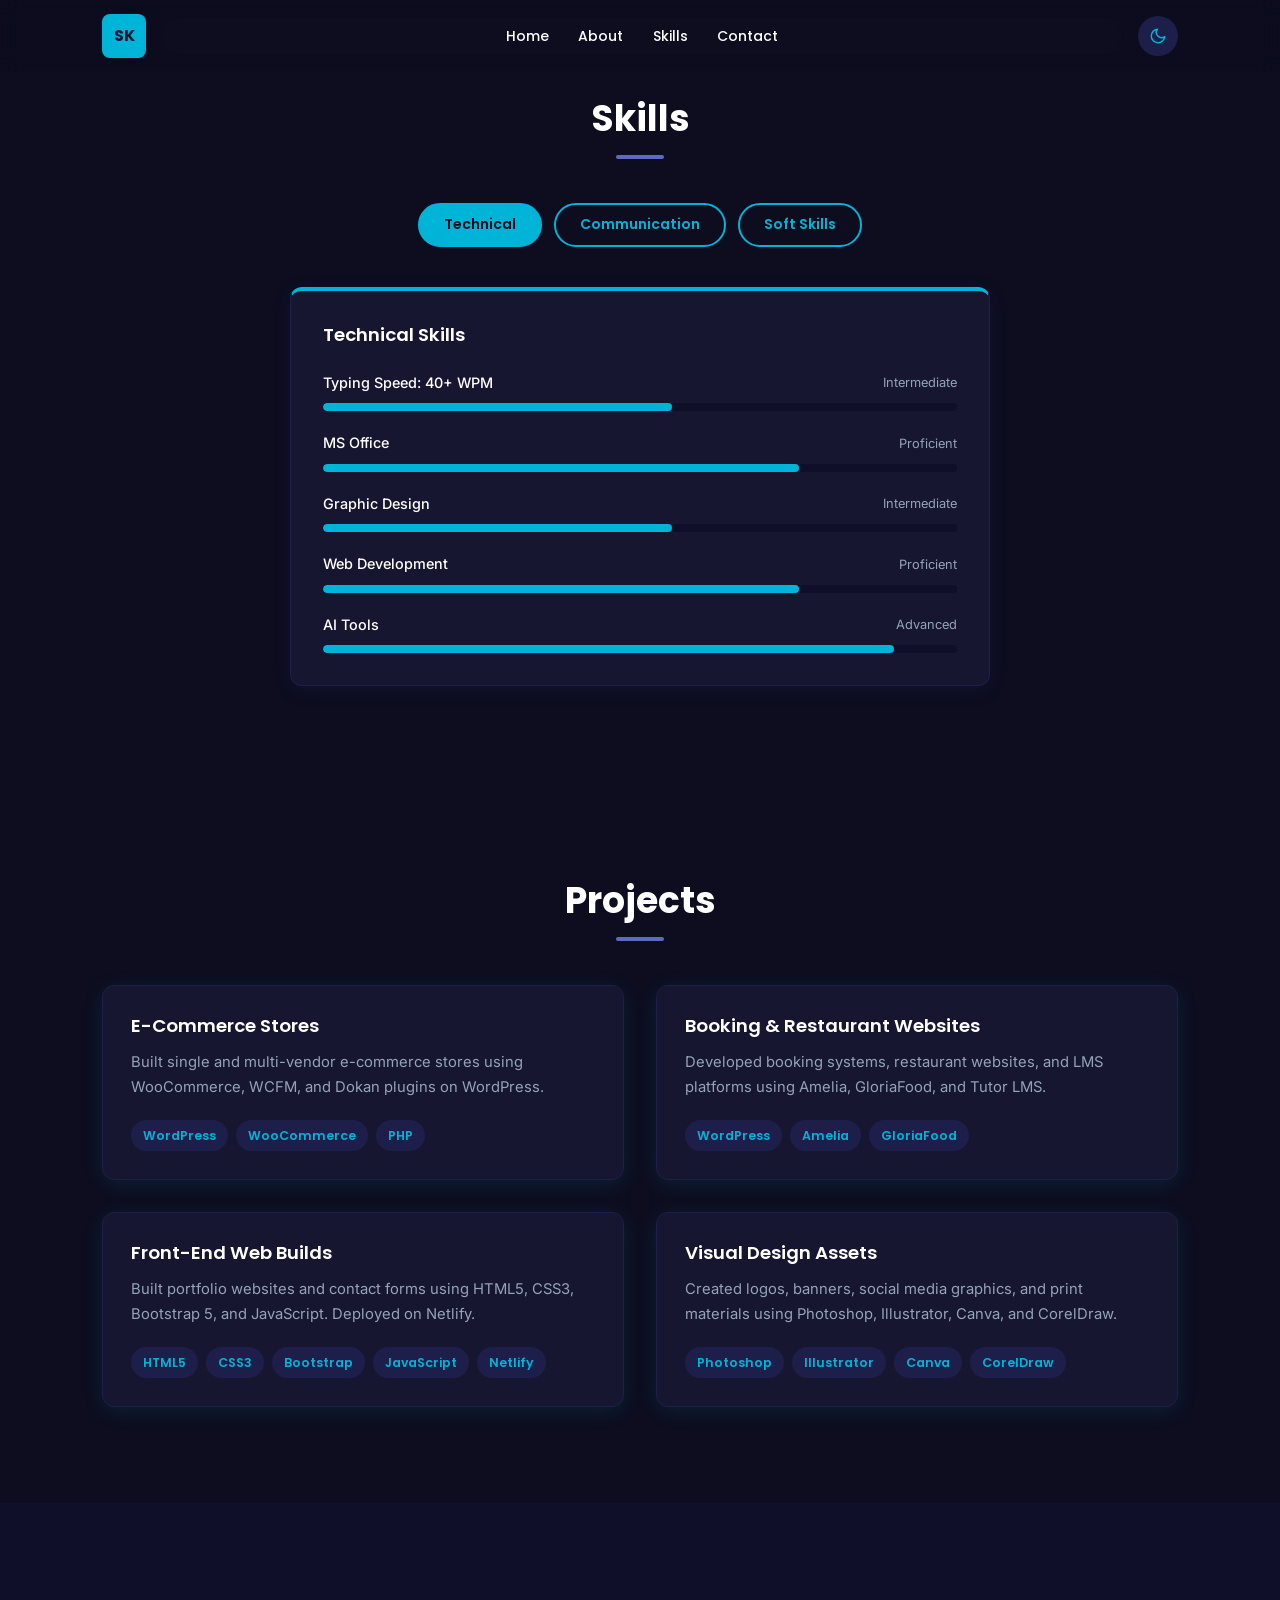
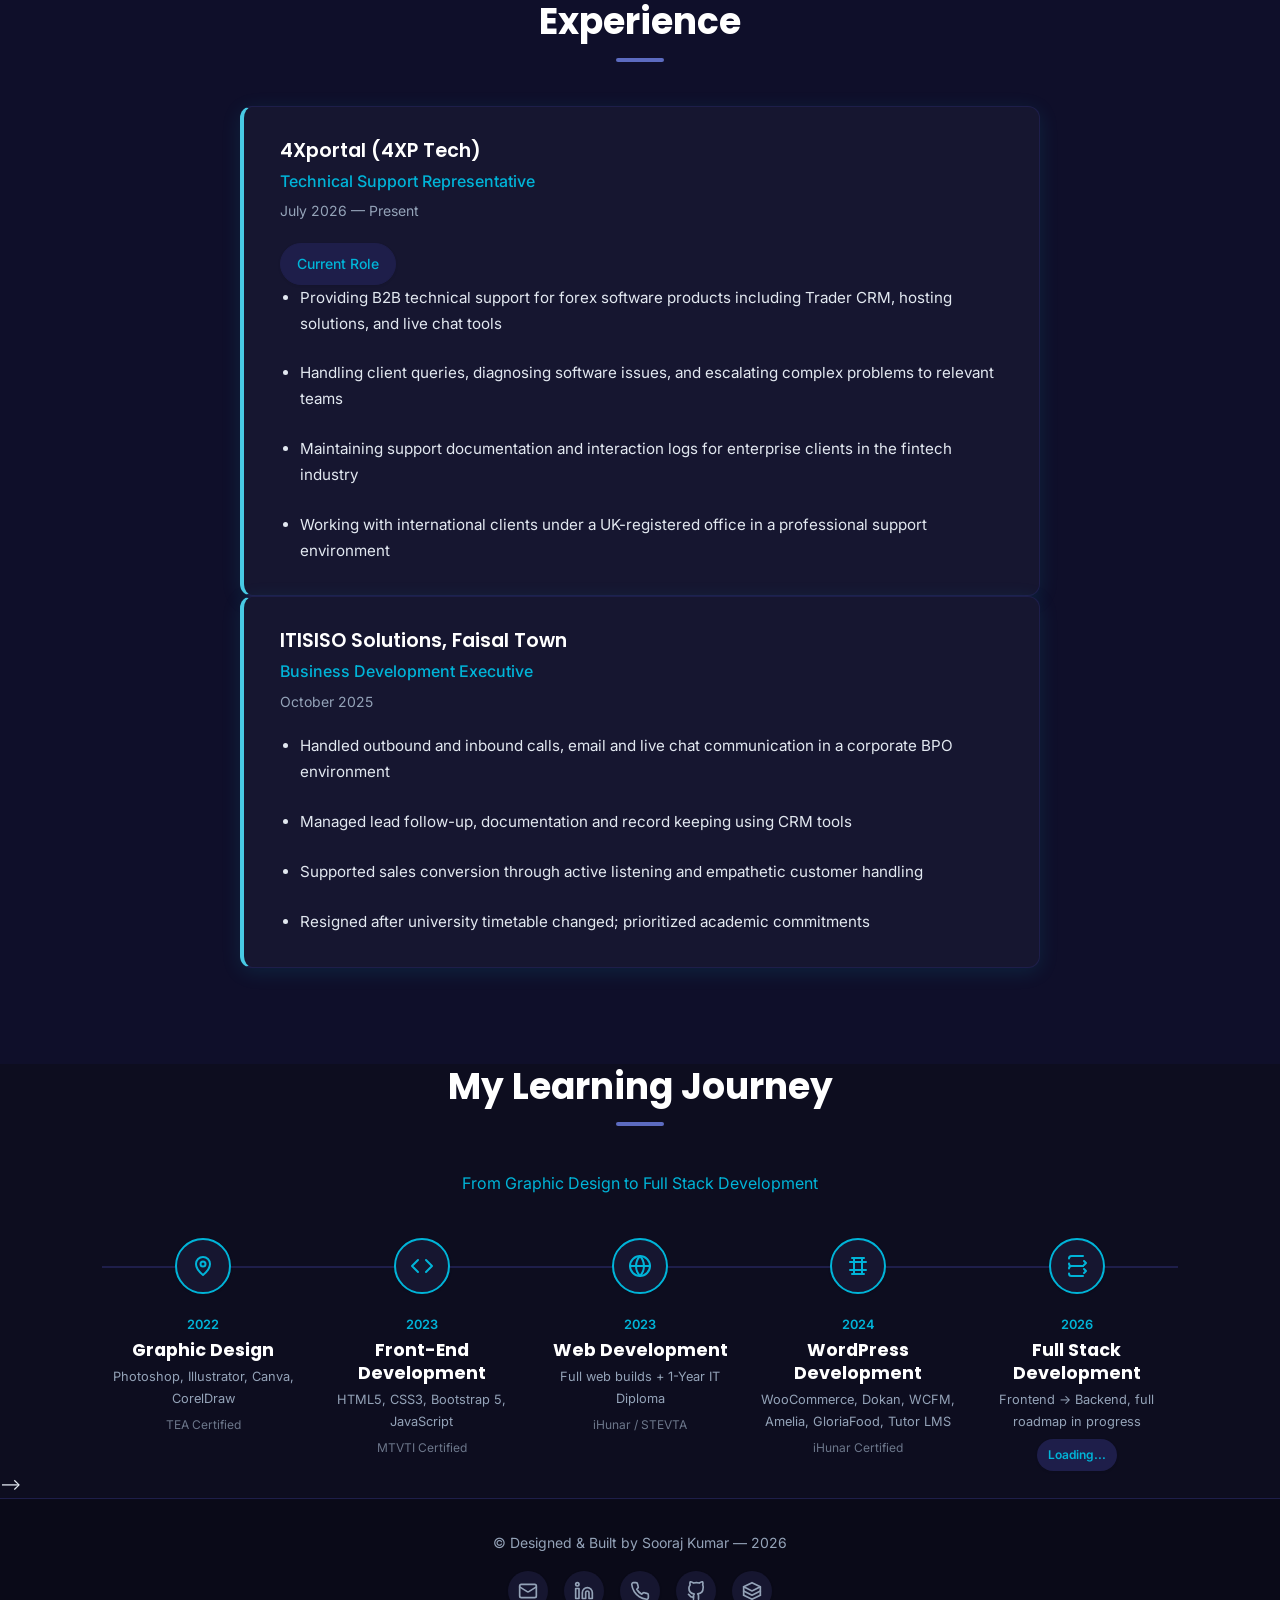
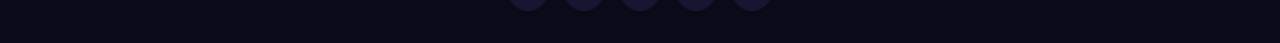
<file: skills.html>
<!doctype html>
<html lang="en">

<head>
    <meta charset="UTF-8" />
    <meta name="viewport" content="width=device-width, initial-scale=1.0" />
    <meta name="description"
        content="Sooraj Kumar — Customer Support & Web Development Professional based in Lahore, Pakistan." />
    <title>Sooraj Kumar | Portfolio</title>
    <link rel="preconnect" href="https://fonts.googleapis.com" />
    <link rel="preconnect" href="https://fonts.gstatic.com" crossorigin />
    <link
        href="https://fonts.googleapis.com/css2?family=Inter:wght@400;500;600&family=Poppins:wght@500;600;700&display=swap"
        rel="stylesheet" />
    <link rel="stylesheet" href="css/style.css" />
</head>

<body>
    <!-- Navigation -->
    <header class="header" id="header">
        <nav class="nav container" aria-label="Main navigation">
            <a href="#home" class="nav__logo" aria-label="Sooraj Kumar — Home">
                <span class="nav__logo-box">SK</span>
            </a>

            <ul class="nav__menu" id="nav-menu">
                <li><a href="./index.html" class="nav__link">Home</a></li>
                <li><a href="./about.html" class="nav__link">About</a></li>
                <li><a href="./skills.html" class="nav__link">Skills</a></li>
                <li><a href="./contact.html" class="nav__link">Contact</a></li>
            </ul>

            <div class="nav__actions">
                <button class="theme-toggle" id="theme-toggle" aria-label="Toggle dark mode">
                    <span class="theme-toggle__icon theme-toggle__icon--sun">
                        <svg width="18" height="18" viewBox="0 0 24 24" fill="none" stroke="currentColor"
                            stroke-width="2" stroke-linecap="round" stroke-linejoin="round">
                            <circle cx="12" cy="12" r="5" />
                            <line x1="12" y1="1" x2="12" y2="3" />
                            <line x1="12" y1="21" x2="12" y2="23" />
                            <line x1="4.22" y1="4.22" x2="5.64" y2="5.64" />
                            <line x1="18.36" y1="18.36" x2="19.78" y2="19.78" />
                            <line x1="1" y1="12" x2="3" y2="12" />
                            <line x1="21" y1="12" x2="23" y2="12" />
                            <line x1="4.22" y1="19.78" x2="5.64" y2="18.36" />
                            <line x1="18.36" y1="5.64" x2="19.78" y2="4.22" />
                        </svg>
                    </span>
                    <span class="theme-toggle__icon theme-toggle__icon--moon">
                        <svg width="18" height="18" viewBox="0 0 24 24" fill="none" stroke="currentColor"
                            stroke-width="2" stroke-linecap="round" stroke-linejoin="round">
                            <path d="M21 12.79A9 9 0 1 1 11.21 3 7 7 0 0 0 21 12.79z" />
                        </svg>
                    </span>
                </button>
                <button class="nav__toggle" id="nav-toggle" aria-label="Toggle navigation menu" aria-expanded="false">
                    <span class="nav__toggle-bar"></span>
                    <span class="nav__toggle-bar"></span>
                    <span class="nav__toggle-bar"></span>
                </button>
            </div>
        </nav>
    </header>

    <main>
        <!-- About -->
        <!-- <section class="section section--alt" id="about" aria-labelledby="about-heading">
      <div class="container fade-in">
        <h2 class="section__heading" id="about-heading">About Me</h2>
        <div class="about">
          <div class="about__avatar" aria-hidden="true">
            <span class="about__initials">SK</span>
          </div>
          <div class="about__content">
            <p class="about__text">
              Skilled and self-motivated professional with hands-on experience in web development, graphic design, and AI-driven research. Completed BPO and call centre sales training with exposure to outbound and inbound calls, lead follow-up, CRM tools, email and live chat support, and documentation. Brings strong written English, active listening, problem-solving, and multilingual communication to every customer interaction.
            </p>
            <div class="about__badges">
              <span class="badge">Lahore, Pakistan</span>
              <span class="badge">BS Philosophy — Punjab University</span>
              <span class="badge">Multilingual: 6 Languages</span>
            </div>
          </div>
        </div>
      </div>
    </section> -->

        <!-- Skills -->
        <section class="section" id="skills" aria-labelledby="skills-heading">
            <div class="container fade-in">
                <h2 class="section__heading" id="skills-heading">Skills</h2>
                <div class="skills-tabs" role="tablist" aria-label="Skills categories">
                    <button class="skills-tab active" data-tab="technical" type="button">
                        Technical
                    </button>
                    <button class="skills-tab" data-tab="communication" type="button">
                        Communication
                    </button>
                    <button class="skills-tab" data-tab="soft" type="button">
                        Soft Skills
                    </button>
                </div>
                <div class="skills-grid">
                    <article class="skill-card" data-category="technical">
                        <h3 class="skill-card__title">Technical Skills</h3>
                        <ul class="skill-list">
                            <li class="skill-item">
                                <div class="skill-item__header">
                                    <span class="skill-item__name">Typing Speed: 40+ WPM</span>
                                    <span class="skill-item__level">Intermediate</span>
                                </div>
                                <div class="skill-bar" data-level="55">
                                    <span class="skill-bar__fill"></span>
                                </div>
                            </li>
                            <li class="skill-item">
                                <div class="skill-item__header">
                                    <span class="skill-item__name">MS Office</span>
                                    <span class="skill-item__level">Proficient</span>
                                </div>
                                <div class="skill-bar" data-level="75">
                                    <span class="skill-bar__fill"></span>
                                </div>
                            </li>
                            <li class="skill-item">
                                <div class="skill-item__header">
                                    <span class="skill-item__name">Graphic Design</span>
                                    <span class="skill-item__level">Intermediate</span>
                                </div>
                                <div class="skill-bar" data-level="55">
                                    <span class="skill-bar__fill"></span>
                                </div>
                            </li>
                            <li class="skill-item">
                                <div class="skill-item__header">
                                    <span class="skill-item__name">Web Development</span>
                                    <span class="skill-item__level">Proficient</span>
                                </div>
                                <div class="skill-bar" data-level="75">
                                    <span class="skill-bar__fill"></span>
                                </div>
                            </li>
                            <li class="skill-item">
                                <div class="skill-item__header">
                                    <span class="skill-item__name">AI Tools</span>
                                    <span class="skill-item__level">Advanced</span>
                                </div>
                                <div class="skill-bar" data-level="90">
                                    <span class="skill-bar__fill"></span>
                                </div>
                            </li>
                        </ul>
                    </article>

                    <article class="skill-card hidden" data-category="communication">
                        <h3 class="skill-card__title">Communication Skills</h3>
                        <ul class="skill-list">
                            <li class="skill-item">
                                <div class="skill-item__header">
                                    <span class="skill-item__name">Written Communication</span>
                                    <span class="skill-item__level">Proficient</span>
                                </div>
                                <div class="skill-bar" data-level="75">
                                    <span class="skill-bar__fill"></span>
                                </div>
                            </li>
                            <li class="skill-item">
                                <div class="skill-item__header">
                                    <span class="skill-item__name">Multilingual</span>
                                    <span class="skill-item__level">Advanced</span>
                                </div>
                                <div class="skill-bar" data-level="90">
                                    <span class="skill-bar__fill"></span>
                                </div>
                            </li>
                            <li class="skill-item">
                                <div class="skill-item__header">
                                    <span class="skill-item__name">Active Listening</span>
                                    <span class="skill-item__level">Advanced</span>
                                </div>
                                <div class="skill-bar" data-level="90">
                                    <span class="skill-bar__fill"></span>
                                </div>
                            </li>
                            <li class="skill-item">
                                <div class="skill-item__header">
                                    <span class="skill-item__name">Email &amp; Live Chat Support</span>
                                    <span class="skill-item__level">Intermediate</span>
                                </div>
                                <div class="skill-bar" data-level="55">
                                    <span class="skill-bar__fill"></span>
                                </div>
                            </li>
                            <li class="skill-item">
                                <div class="skill-item__header">
                                    <span class="skill-item__name">CRM and Helpdesk Tools</span>
                                    <span class="skill-item__level">Intermediate</span>
                                </div>
                                <div class="skill-bar" data-level="55">
                                    <span class="skill-bar__fill"></span>
                                </div>
                            </li>
                        </ul>
                    </article>

                    <article class="skill-card hidden" data-category="soft">
                        <h3 class="skill-card__title">Soft Skills</h3>
                        <ul class="skill-list">
                            <li class="skill-item">
                                <div class="skill-item__header">
                                    <span class="skill-item__name">Problem Solving</span>
                                    <span class="skill-item__level">Advanced</span>
                                </div>
                                <div class="skill-bar" data-level="90">
                                    <span class="skill-bar__fill"></span>
                                </div>
                            </li>
                            <li class="skill-item">
                                <div class="skill-item__header">
                                    <span class="skill-item__name">Fast Learner</span>
                                    <span class="skill-item__level">Advanced</span>
                                </div>
                                <div class="skill-bar" data-level="90">
                                    <span class="skill-bar__fill"></span>
                                </div>
                            </li>
                            <li class="skill-item">
                                <div class="skill-item__header">
                                    <span class="skill-item__name">Research &amp; Analysis</span>
                                    <span class="skill-item__level">Advanced</span>
                                </div>
                                <div class="skill-bar" data-level="90">
                                    <span class="skill-bar__fill"></span>
                                </div>
                            </li>
                            <li class="skill-item">
                                <div class="skill-item__header">
                                    <span class="skill-item__name">Attention to Detail</span>
                                    <span class="skill-item__level">Intermediate</span>
                                </div>
                                <div class="skill-bar" data-level="55">
                                    <span class="skill-bar__fill"></span>
                                </div>
                            </li>
                        </ul>
                    </article>
                </div>
            </div>
        </section>



        <!-- Projects -->
        <section class="section" id="projects" aria-labelledby="projects-heading">
            <div class="container fade-in">
                <h2 class="section__heading" id="projects-heading">Projects</h2>
                <div class="projects-grid">
                    <article class="project-card">
                        <h3 class="project-card__title">E-Commerce Stores</h3>
                        <p class="project-card__desc">
                            Built single and multi-vendor e-commerce stores using
                            WooCommerce, WCFM, and Dokan plugins on WordPress.
                        </p>
                        <div class="project-card__tags">
                            <span class="tag">WordPress</span>
                            <span class="tag">WooCommerce</span>
                            <span class="tag">PHP</span>
                        </div>
                    </article>

                    <article class="project-card">
                        <h3 class="project-card__title">
                            Booking &amp; Restaurant Websites
                        </h3>
                        <p class="project-card__desc">
                            Developed booking systems, restaurant websites, and LMS
                            platforms using Amelia, GloriaFood, and Tutor LMS.
                        </p>
                        <div class="project-card__tags">
                            <span class="tag">WordPress</span>
                            <span class="tag">Amelia</span>
                            <span class="tag">GloriaFood</span>
                        </div>
                    </article>

                    <article class="project-card">
                        <h3 class="project-card__title">Front-End Web Builds</h3>
                        <p class="project-card__desc">
                            Built portfolio websites and contact forms using HTML5, CSS3,
                            Bootstrap 5, and JavaScript. Deployed on Netlify.
                        </p>
                        <div class="project-card__tags">
                            <span class="tag">HTML5</span>
                            <span class="tag">CSS3</span>
                            <span class="tag">Bootstrap</span>
                            <span class="tag">JavaScript</span>
                            <span class="tag">Netlify</span>
                        </div>
                    </article>

                    <article class="project-card">
                        <h3 class="project-card__title">Visual Design Assets</h3>
                        <p class="project-card__desc">
                            Created logos, banners, social media graphics, and print
                            materials using Photoshop, Illustrator, Canva, and CorelDraw.
                        </p>
                        <div class="project-card__tags">
                            <span class="tag">Photoshop</span>
                            <span class="tag">Illustrator</span>
                            <span class="tag">Canva</span>
                            <span class="tag">CorelDraw</span>
                        </div>
                    </article>
                </div>
            </div>
        </section>
        <!-- Experience -->
        <section class="section section--alt" id="experience" aria-labelledby="experience-heading">
            <div class="container fade-in">
                <h2 class="section__heading" id="experience-heading">Experience</h2>
                <article class="experience-card">
                    <div class="experience-card__header">
                        <h3 class="experience-card__company">4Xportal (4XP Tech)</h3>
                        <p class="experience-card__role">
                            Technical Support Representative
                        </p>
                        <time class="experience-card__date" datetime="2026-07">July 2026 — Present</time>
                        <span class="badge">Current Role</span>
                    </div>
                    <ul class="experience-card__list">
                        <li>
                            Providing B2B technical support for forex software products
                            including Trader CRM, hosting solutions, and live chat tools
                        </li>
                        <li>
                            Handling client queries, diagnosing software issues, and
                            escalating complex problems to relevant teams
                        </li>
                        <li>
                            Maintaining support documentation and interaction logs for
                            enterprise clients in the fintech industry
                        </li>
                        <li>
                            Working with international clients under a UK-registered office
                            in a professional support environment
                        </li>
                    </ul>
                </article>
                <article class="experience-card">
                    <div class="experience-card__header">
                        <h3 class="experience-card__company">
                            ITISISO Solutions, Faisal Town
                        </h3>
                        <p class="experience-card__role">
                            Business Development Executive
                        </p>
                        <time class="experience-card__date" datetime="2025-10">October 2025</time>
                    </div>
                    <ul class="experience-card__list">
                        <li>
                            Handled outbound and inbound calls, email and live chat
                            communication in a corporate BPO environment
                        </li>
                        <li>
                            Managed lead follow-up, documentation and record keeping using
                            CRM tools
                        </li>
                        <li>
                            Supported sales conversion through active listening and
                            empathetic customer handling
                        </li>
                        <li>
                            Resigned after university timetable changed; prioritized
                            academic commitments
                        </li>
                    </ul>
                </article>
            </div>
        </section>
        <div class="container">
            <h2 class="section__heading">My Learning Journey</h2>
            <p class="journey__subtitle">From Graphic Design to Full Stack Development</p>

            <div class="journey-track">
                <div class="journey-node">
                    <div class="journey-node__icon" aria-hidden="true">
                        <svg width="24" height="24" viewBox="0 0 24 24" fill="none" stroke="currentColor"
                            stroke-width="2" stroke-linecap="round" stroke-linejoin="round">
                            <path d="M12 3a7 7 0 0 0-7 7c0 5.25 7 11 7 11s7-5.75 7-11a7 7 0 0 0-7-7Z" />
                            <circle cx="12" cy="10" r="2.5" />
                        </svg>
                    </div>
                    <div class="journey-node__content">
                        <div class="journey-node__year">2022</div>
                        <h3 class="journey-node__title">Graphic Design</h3>
                        <p class="journey-node__desc">Photoshop, Illustrator, Canva, CorelDraw</p>
                        <span class="journey-node__issuer">TEA Certified</span>
                    </div>
                </div>

                <div class="journey-node">
                    <div class="journey-node__icon" aria-hidden="true">
                        <svg width="24" height="24" viewBox="0 0 24 24" fill="none" stroke="currentColor"
                            stroke-width="2" stroke-linecap="round" stroke-linejoin="round">
                            <polyline points="16 18 22 12 16 6" />
                            <polyline points="8 6 2 12 8 18" />
                        </svg>
                    </div>
                    <div class="journey-node__content">
                        <div class="journey-node__year">2023</div>
                        <h3 class="journey-node__title">Front-End Development</h3>
                        <p class="journey-node__desc">HTML5, CSS3, Bootstrap 5, JavaScript</p>
                        <span class="journey-node__issuer">MTVTI Certified</span>
                    </div>
                </div>

                <div class="journey-node">
                    <div class="journey-node__icon" aria-hidden="true">
                        <svg width="24" height="24" viewBox="0 0 24 24" fill="none" stroke="currentColor"
                            stroke-width="2" stroke-linecap="round" stroke-linejoin="round">
                            <circle cx="12" cy="12" r="10" />
                            <path d="M2 12h20" />
                            <path
                                d="M12 2a15.3 15.3 0 0 1 4 10 15.3 15.3 0 0 1-4 10 15.3 15.3 0 0 1-4-10 15.3 15.3 0 0 1 4-10" />
                        </svg>
                    </div>
                    <div class="journey-node__content">
                        <div class="journey-node__year">2023</div>
                        <h3 class="journey-node__title">Web Development</h3>
                        <p class="journey-node__desc">Full web builds + 1-Year IT Diploma</p>
                        <span class="journey-node__issuer">iHunar / STEVTA</span>
                    </div>
                </div>

                <div class="journey-node">
                    <div class="journey-node__icon" aria-hidden="true">
                        <svg width="24" height="24" viewBox="0 0 24 24" fill="none" stroke="currentColor"
                            stroke-width="2" stroke-linecap="round" stroke-linejoin="round">
                            <path d="M6 4h12" />
                            <path d="M6 20h12" />
                            <path d="M8 4v16" />
                            <path d="M16 4v16" />
                            <path d="M4 8h16" />
                            <path d="M4 16h16" />
                        </svg>
                    </div>
                    <div class="journey-node__content">
                        <div class="journey-node__year">2024</div>
                        <h3 class="journey-node__title">WordPress Development</h3>
                        <p class="journey-node__desc">WooCommerce, Dokan, WCFM, Amelia, GloriaFood, Tutor LMS</p>
                        <span class="journey-node__issuer">iHunar Certified</span>
                    </div>
                </div>

                <div class="journey-node journey-node--current">
                    <div class="journey-node__icon" aria-hidden="true">
                        <svg width="24" height="24" viewBox="0 0 24 24" fill="none" stroke="currentColor"
                            stroke-width="2" stroke-linecap="round" stroke-linejoin="round">
                            <path d="M4 14.5A2.5 2.5 0 0 1 6.5 12H18" />
                            <path d="M4 9.5A2.5 2.5 0 0 0 6.5 12H18" />
                            <path d="M4 4.5A2.5 2.5 0 0 1 6.5 2H18" />
                            <path d="M4 19.5A2.5 2.5 0 0 0 6.5 22H18" />
                            <path d="M19 7l2 2-2 2" />
                            <path d="M19 15l2 2-2 2" />
                        </svg>
                    </div>
                    <div class="journey-node__content">
                        <div class="journey-node__year">2026</div>
                        <h3 class="journey-node__title">Full Stack Development</h3>
                        <p class="journey-node__desc">Frontend → Backend, full roadmap in progress</p>
                        <span class="journey-node__badge">Loading...</span>
                    </div>
                </div>
            </div>
        </div>
        </section> -->



    </main>

    <!-- Footer -->
    <footer class="footer">
        <div class="container footer__inner">
            <p class="footer__text">
                &copy; Designed &amp; Built by Sooraj Kumar — 2026
            </p>
            <div class="footer__social">
                <a href="mailto:websoorajkumar@gmail.com" class="footer__link" aria-label="Email Sooraj Kumar">
                    <svg width="20" height="20" viewBox="0 0 24 24" fill="none" stroke="currentColor" stroke-width="2"
                        stroke-linecap="round" stroke-linejoin="round">
                        <rect x="2" y="4" width="20" height="16" rx="2" />
                        <path d="m22 7-8.97 5.7a1.94 1.94 0 0 1-2.06 0L2 7" />
                    </svg>
                </a>
                <a href="https://linkedin.com/in/soorajkumar-pk" class="footer__link" target="_blank"
                    rel="noopener noreferrer" aria-label="LinkedIn profile">
                    <svg width="20" height="20" viewBox="0 0 24 24" fill="none" stroke="currentColor" stroke-width="2"
                        stroke-linecap="round" stroke-linejoin="round">
                        <path d="M16 8a6 6 0 0 1 6 6v7h-4v-7a2 2 0 0 0-2-2 2 2 0 0 0-2 2v7h-4v-7a6 6 0 0 1 6-6z" />
                        <rect x="2" y="9" width="4" height="12" />
                        <circle cx="4" cy="4" r="2" />
                    </svg>
                </a>
                <a href="tel:+923289251562" class="footer__link" aria-label="Call Sooraj Kumar">
                    <svg width="20" height="20" viewBox="0 0 24 24" fill="none" stroke="currentColor" stroke-width="2"
                        stroke-linecap="round" stroke-linejoin="round">
                        <path
                            d="M22 16.92v3a2 2 0 0 1-2.18 2 19.79 19.79 0 0 1-8.63-3.07 19.5 19.5 0 0 1-6-6 19.79 19.79 0 0 1-3.07-8.67A2 2 0 0 1 4.11 2h3a2 2 0 0 1 2 1.72c.127.96.361 1.903.7 2.81a2 2 0 0 1-.45 2.11L8.09 9.91a16 16 0 0 0 6 6l1.27-1.27a2 2 0 0 1 2.11-.45c.907.339 1.85.573 2.81.7A2 2 0 0 1 22 16.92z" />
                    </svg>
                </a>
                <a href="https://github.com/soorajkumar-pk" class="footer__link" target="_blank"
                    rel="noopener noreferrer" aria-label="GitHub profile">
                    <svg width="20" height="20" viewBox="0 0 24 24" fill="none" stroke="currentColor" stroke-width="2"
                        stroke-linecap="round" stroke-linejoin="round">
                        <path d="M9 19c-4.3 1.4-4.3-2.5-6-3" />
                        <path
                            d="M15 22v-3.87a3.37 3.37 0 0 0-.94-2.61c3.14-.35 6.44-1.54 6.44-7A5.44 5.44 0 0 0 20 4.77 5.07 5.07 0 0 0 19.91 1S18.73.65 16 2.48a13.38 13.38 0 0 0-7 0C6.27.65 5.09 1 5.09 1A5.07 5.07 0 0 0 5 4.77a5.44 5.44 0 0 0-1.5 3.78c0 5.42 3.3 6.61 6.44 7A3.37 3.37 0 0 0 9 18.13V22" />
                    </svg>
                </a>
                <a href="https://codepen.io/soorajkumar-pk" class="footer__link" target="_blank"
                    rel="noopener noreferrer" aria-label="CodePen profile">
                    <svg width="20" height="20" viewBox="0 0 24 24" fill="none" stroke="currentColor" stroke-width="2"
                        stroke-linecap="round" stroke-linejoin="round">
                        <path d="M12 2 2 7l10 5 10-5-10-5Z" />
                        <path d="m2 17 10 5 10-5" />
                        <path d="m2 12 10 5 10-5" />
                        <path d="M2 7v10" />
                        <path d="M22 7v10" />
                    </svg>
                </a>
            </div>
        </div>
    </footer>

    <button class="back-to-top" id="back-to-top" aria-label="Back to top">
        <svg width="20" height="20" viewBox="0 0 24 24" fill="none" stroke="currentColor" stroke-width="2.5"
            stroke-linecap="round" stroke-linejoin="round">
            <polyline points="18 15 12 9 6 15" />
        </svg>
    </button>

    <script src="js/main.js"></script>
</body>

</html>
</file>
<file: css/style.css>
/* =============================================
   Sooraj Kumar Portfolio — Stylesheet
   ============================================= */

/* --- CSS Variables --- */
:root {
  --color-primary: #3949ab;
  --color-primary-dark: #303f9f;
  --color-primary-light: #e8eaf6;
  --color-primary-mid: #5c6bc0;
  --color-bg: #ffffff;
  --color-bg-alt: #f5f5f5;
  --color-white: #ffffff;
  --color-text: #1f2937;
  --color-heading: #111827;
  --color-muted: #6b7280;
  --color-border: #e5e7eb;
  --font-heading: "Poppins", sans-serif;
  --font-body: "Inter", sans-serif;
  --shadow-sm: 0 1px 3px rgba(0, 0, 0, 0.08);
  --shadow-md: 0 4px 16px rgba(0, 0, 0, 0.08);
  --shadow-lg: 0 8px 30px rgba(57, 73, 171, 0.18);
  --radius: 12px;
  --radius-sm: 8px;
  --transition: 0.3s ease;
  --header-height: 72px;
  --header-bg: rgba(255, 255, 255, 0.92);
}

body.dark-mode {
  --color-primary: #00b4d8;
  --color-primary-dark: #48cae4;
  --color-primary-light: #1e1e4a;
  --color-bg: #0d0d1f;
  --color-bg-alt: #0f0f2a;
  --color-white: #161630;
  --color-text: #e2e8f0;
  --color-heading: #ffffff;
  --color-muted: #94a3b8;
  --color-border: #1e1e4a;
  --shadow-md: 0 4px 20px rgba(0, 180, 216, 0.12);
  --shadow-lg: 0 8px 30px rgba(0, 180, 216, 0.2);
  --header-bg: rgba(13, 13, 31, 0.92);
}

/* --- Reset & Base --- */
*,
*::before,
*::after {
  box-sizing: border-box;
  margin: 0;
  padding: 0;
}

html {
  scroll-behavior: smooth;
  scroll-padding-top: var(--header-height);
}

body {
  font-family: var(--font-body);
  font-size: 1rem;
  line-height: 1.7;
  color: var(--color-text);
  background-color: var(--color-bg);
  transition:
    background-color 0.3s ease,
    color 0.3s ease;
  -webkit-font-smoothing: antialiased;
}

img {
  max-width: 100%;
  display: block;
}

a {
  text-decoration: none;
  color: inherit;
}

ul,
ol {
  list-style: none;
}

h1,
h2,
h3,
h4,
h5,
h6 {
  font-family: var(--font-heading);
  color: var(--color-heading);
  line-height: 1.3;
}

.container {
  width: 100%;
  max-width: 1100px;
  margin: 0 auto;
  padding: 0 2rem;
}

.section {
  padding: 5.5rem 0;
}

.section--alt {
  background-color: var(--color-bg-alt);
}

.section__heading {
  font-size: clamp(1.75rem, 4vw, 2.25rem);
  font-weight: 700;
  text-align: center;
  margin-bottom: 2.75rem;
  position: relative;
}

.section__heading::after {
  content: "";
  display: block;
  width: 48px;
  height: 4px;
  background: var(--color-primary-mid);
  border-radius: 2px;
  margin: 0.75rem auto 0;
}

/* --- Buttons --- */
.btn {
  display: inline-flex;
  align-items: center;
  justify-content: center;
  padding: 0.875rem 2rem;
  font-family: var(--font-heading);
  font-size: 0.95rem;
  font-weight: 600;
  border-radius: var(--radius-sm);
  border: 2px solid transparent;
  cursor: pointer;
  transition:
    background var(--transition),
    color var(--transition),
    border-color var(--transition),
    transform var(--transition),
    box-shadow var(--transition);
}

.btn--primary {
  background: var(--color-primary);
  color: var(--color-white);
  border-color: var(--color-primary);
}

.btn--primary:hover {
  background: var(--color-primary-dark);
  border-color: var(--color-primary-dark);
  transform: translateY(-2px);
  box-shadow: var(--shadow-lg);
}

.btn--outline {
  background: transparent;
  color: var(--color-primary);
  border-color: var(--color-primary);
}

.btn--outline:hover {
  background: var(--color-primary);
  color: var(--color-white);
  transform: translateY(-2px);
}

.btn--full {
  width: 100%;
}

.btn:active {
  transform: scale(0.97);
}

/* --- Fade-in Animation --- */
.fade-in {
  opacity: 0;
  transform: translateY(24px);
  transition:
    opacity 0.6s ease,
    transform 0.6s ease;
}

.fade-in.visible {
  opacity: 1;
  transform: translateY(0);
}

.back-to-top {
  position: fixed;
  bottom: 24px;
  right: 24px;
  width: 48px;
  height: 48px;
  border-radius: 50%;
  background: var(--color-primary);
  color: var(--color-white);
  border: none;
  display: flex;
  align-items: center;
  justify-content: center;
  box-shadow: var(--shadow-lg);
  opacity: 0;
  visibility: hidden;
  transform: translateY(12px);
  transition:
    opacity 0.3s ease,
    visibility 0.3s ease,
    transform 0.3s ease,
    background 0.3s ease;
  z-index: 998;
  cursor: pointer;
}

.back-to-top.visible {
  opacity: 1;
  visibility: visible;
  transform: translateY(0);
}

.back-to-top:hover {
  background: var(--color-primary-dark);
  transform: translateY(-3px);
}

.back-to-top:active {
  transform: scale(0.95);
}

.whatsapp-float {
  position: fixed;
  bottom: 88px;
  right: 24px;
  width: 56px;
  height: 56px;
  border-radius: 50%;
  background: #25d366;
  color: white;
  display: flex;
  align-items: center;
  justify-content: center;
  box-shadow: 0 4px 20px rgba(37, 211, 102, 0.4);
  z-index: 999;
  transition:
    transform 0.3s ease,
    box-shadow 0.3s ease;
  text-decoration: none;
}

.whatsapp-float:hover {
  transform: scale(1.12);
  box-shadow: 0 8px 26px rgba(37, 211, 102, 0.5);
}

.whatsapp-float__tooltip {
  position: absolute;
  right: 68px;
  background: #1f2937;
  color: white;
  font-size: 0.8rem;
  padding: 0.4rem 0.875rem;
  border-radius: 6px;
  white-space: nowrap;
  opacity: 0;
  pointer-events: none;
  transform: translateX(8px);
  transition:
    opacity 0.3s ease,
    transform 0.3s ease;
}

.whatsapp-float__tooltip::after {
  content: "";
  position: absolute;
  top: 50%;
  right: -6px;
  width: 0;
  height: 0;
  border-top: 6px solid transparent;
  border-bottom: 6px solid transparent;
  border-left: 6px solid #1f2937;
  transform: translateY(-50%);
}

.whatsapp-float:hover .whatsapp-float__tooltip {
  opacity: 1;
  transform: translateX(0);
}

.contact-card--wa .contact-card__icon--wa {
  background: #dcfce7;
  color: #16a34a;
}

.contact-card--wa:hover .contact-card__icon--wa {
  background: #25d366;
  color: white;
}

/* =============================================
   Navigation
   ============================================= */
.header {
  position: fixed;
  top: 0;
  left: 0;
  width: 100%;
  z-index: 1000;
  background: var(--header-bg);
  backdrop-filter: blur(10px);
  transition:
    background var(--transition),
    box-shadow var(--transition),
    border-color var(--transition);
}

.header.scrolled {
  background: var(--header-bg);
  box-shadow: var(--shadow-sm);
  border-bottom: 1px solid var(--color-border);
}

.nav {
  display: flex;
  align-items: center;
  justify-content: space-between;
  height: var(--header-height);
  gap: 1rem;
}

.nav__logo {
  flex-shrink: 0;
}

.nav__logo-box {
  display: inline-flex;
  align-items: center;
  justify-content: center;
  width: 44px;
  height: 44px;
  background: var(--color-primary);
  color: var(--color-white);
  font-family: var(--font-heading);
  font-weight: 700;
  font-size: 1rem;
  border-radius: var(--radius-sm);
  transition: background var(--transition);
}

.nav__logo:hover .nav__logo-box {
  background: var(--color-primary-dark);
}

.nav__menu {
  display: flex;
  align-items: center;
  gap: 0.1rem;
  flex: 1;
  justify-content: center;
  padding: 0.25rem;
  border-radius: 999px;
  background: rgba(255, 255, 255, 0.7);
}

/* body.dark-mode .nav__menu {
  background: rgba(22, 22, 48, 0.8);
  border: 1px solid var(--color-border);
} */

.nav__link {
  position: relative;
  font-family: var(--font-heading);
  font-size: 0.875rem;
  font-weight: 500;
  color: var(--color-heading);
  padding: 0.6rem 0.9rem;
  border-radius: 999px;
  transition:
    color var(--transition),
    background var(--transition),
    transform var(--transition);
  overflow: hidden;
}

.nav__link::after {
  content: "";
  position: absolute;
  left: 0.875rem;
  bottom: 0.2rem;
  width: 0;
  height: 2px;
  background: var(--color-primary);
  transition: width var(--transition);
}

.nav__link:hover,
.nav__link:focus-visible {
  color: var(--color-primary);
  background: var(--color-primary-light);
}

.nav__link:hover::after,
.nav__link:focus-visible::after {
  width: calc(100% - 1.75rem);
}

.nav__actions {
  display: flex;
  align-items: center;
  gap: 0.5rem;
  flex-shrink: 0;
}

.theme-toggle {
  display: flex;
  align-items: center;
  justify-content: center;
  width: 40px;
  height: 40px;
  border-radius: 50%;
  background: var(--color-primary-light);
  border: none;
  cursor: pointer;
  color: var(--color-primary);
  transition:
    background 0.3s ease,
    transform 0.3s ease,
    color 0.3s ease;
  flex-shrink: 0;
}

.theme-toggle:hover {
  background: var(--color-primary);
  color: #fff;
  transform: rotate(15deg);
}

.theme-toggle__icon {
  display: flex;
  align-items: center;
  justify-content: center;
}

.theme-toggle__icon--moon {
  display: none;
}

body.dark-mode .theme-toggle__icon--sun {
  display: none;
}

body.dark-mode .theme-toggle__icon--moon {
  display: flex;
}

.nav__toggle {
  display: none;
  flex-direction: column;
  justify-content: center;
  gap: 5px;
  width: 40px;
  height: 40px;
  background: none;
  border: none;
  cursor: pointer;
  padding: 4px;
  border-radius: var(--radius-sm);
}

.nav__toggle-bar {
  display: block;
  width: 24px;
  height: 2px;
  background: var(--color-heading);
  border-radius: 2px;
  transition:
    transform var(--transition),
    opacity var(--transition);
  margin: 0 auto;
}

.nav__toggle.active .nav__toggle-bar:nth-child(1) {
  transform: translateY(7px) rotate(45deg);
}

.nav__toggle.active .nav__toggle-bar:nth-child(2) {
  opacity: 0;
}

.nav__toggle.active .nav__toggle-bar:nth-child(3) {
  transform: translateY(-7px) rotate(-45deg);
}

/* =============================================
   Hero
   ============================================= */
.hero {
  position: relative;
  min-height: 100vh;
  display: flex;
  align-items: center;
  justify-content: center;
  overflow: hidden;
  background: var(--color-white);
  padding-top: var(--header-height);
}

.hero__bg {
  position: absolute;
  inset: 0;
  overflow: hidden;
  pointer-events: none;
}

.hero__shape {
  position: absolute;
  border-radius: 50%;
  opacity: 0.12;
  animation: float 8s ease-in-out infinite;
}

.hero__shape--1 {
  width: 400px;
  height: 400px;
  background: var(--color-primary);
  top: -100px;
  right: -80px;
  animation-delay: 0s;
}

.hero__shape--2 {
  width: 250px;
  height: 250px;
  background: var(--color-primary-mid);
  bottom: 10%;
  left: -60px;
  animation-delay: -2s;
}

.hero__shape--3 {
  width: 180px;
  height: 180px;
  background: var(--color-primary-dark);
  top: 30%;
  left: 15%;
  animation-delay: -4s;
}

.hero__shape--4 {
  width: 120px;
  height: 120px;
  background: var(--color-primary-mid);
  bottom: 25%;
  right: 20%;
  animation-delay: -1s;
  border-radius: 30% 70% 70% 30% / 30% 30% 70% 70%;
}

.hero__shape--5 {
  width: 80px;
  height: 80px;
  background: var(--color-primary);
  top: 20%;
  right: 35%;
  animation-delay: -3s;
  border-radius: 20% 80% 80% 20% / 20% 20% 80% 80%;
}

@keyframes float {
  0%,
  100% {
    transform: translateY(0) rotate(0deg);
  }
  50% {
    transform: translateY(-30px) rotate(5deg);
  }
}

.hero__content {
  position: relative;
  z-index: 1;
  text-align: center;
  max-width: 800px;
  padding: 1.5rem 0;
}

.hero__title {
  font-size: clamp(2.5rem, 7vw, 4rem);
  font-weight: 700;
  color: var(--color-heading);
  margin-bottom: 0.625rem;
  letter-spacing: -0.02em;
}

.hero__tagline {
  font-size: clamp(1.1rem, 3vw, 1.4rem);
  color: var(--color-primary);
  font-weight: 600;
  font-family: var(--font-heading);
  margin-bottom: 0.875rem;
}

.hero__subtitle {
  font-size: clamp(0.95rem, 2.5vw, 1.1rem);
  color: var(--color-muted);
  margin-bottom: 2.5rem;
}

.hero__buttons {
  display: flex;
  gap: 0.875rem;
  justify-content: center;
  flex-wrap: wrap;
  margin-top: 0.5rem;
}

.hero__stack {
  display: flex;
  flex-wrap: wrap;
  align-items: center;
  justify-content: center;
  gap: 0.75rem;
  margin-top: 1.25rem;
}

.hero__stack-label {
  font-size: 0.95rem;
  font-weight: 600;
  color: var(--color-muted);
  letter-spacing: 0.04em;
  text-transform: uppercase;
}

.hero__stack-icons {
  display: flex;
  flex-wrap: wrap;
  justify-content: center;
  gap: 0.55rem;
}

.tech-badge {
  display: inline-flex;
  align-items: center;
  justify-content: center;
  padding: 0.45rem 0.8rem;
  border-radius: 999px;
  background: rgba(90, 73, 255, 0.1);
  color: var(--color-primary);
  border: 1px solid rgba(90, 73, 255, 0.18);
  font-size: 0.85rem;
  font-weight: 600;
  box-shadow: 0 4px 10px rgba(90, 73, 255, 0.08);
}

body.dark-mode .tech-badge {
  background: rgba(129, 140, 248, 0.16);
  border-color: rgba(129, 140, 248, 0.28);
  color: var(--color-text);
}

/* =============================================
   About
   ============================================= */
.about {
  display: grid;
  grid-template-columns: auto 1fr;
  gap: 2.5rem;
  align-items: start;
}

.about__avatar {
  width: 150px;
  height: 150px;
  border-radius: 50%;
  background: var(--color-primary);
  display: flex;
  align-items: center;
  justify-content: center;
  flex-shrink: 0;
  box-shadow: var(--shadow-md);
}

.about__initials {
  font-family: var(--font-heading);
  font-size: 3rem;
  font-weight: 700;
  color: var(--color-white);
}

.about__text {
  font-size: 1rem;
  margin-bottom: 1.25rem;
  color: var(--color-text);
}

.about__badges {
  display: flex;
  flex-wrap: wrap;
  gap: 0.75rem;
}

.badge {
  display: inline-block;
  padding: 0.5rem 1rem;
  background: var(--color-white);
  border: 1px solid var(--color-border);
  border-radius: 50px;
  font-size: 0.875rem;
  font-weight: 500;
  color: var(--color-heading);
  box-shadow: var(--shadow-sm);
  transition:
    background-color 0.3s ease,
    color 0.3s ease,
    border-color 0.3s ease,
    transform 0.3s ease;
}

.badge:hover {
  background: var(--color-primary-light);
  border-color: var(--color-primary);
}

.section--alt .badge {
  background: var(--color-white);
}

/* =============================================
   Skills
   ============================================= */
.skills-tabs {
  display: flex;
  justify-content: center;
  gap: 0.75rem;
  margin-bottom: 2.5rem;
  flex-wrap: wrap;
}

.skills-tab {
  padding: 0.6rem 1.5rem;
  font-family: var(--font-heading);
  font-size: 0.875rem;
  font-weight: 600;
  border: 2px solid var(--color-primary);
  border-radius: 50px;
  cursor: pointer;
  background: transparent;
  color: var(--color-primary);
  transition:
    background-color 0.3s ease,
    color 0.3s ease,
    border-color 0.3s ease,
    transform 0.3s ease;
}

.skills-tab:hover {
  transform: translateY(-2px);
}

.skills-tab.active {
  background: var(--color-primary);
  color: var(--color-white);
}

.skills-grid {
  display: grid;
  grid-template-columns: 1fr;
  gap: 0;
  max-width: 700px;
  margin: 0 auto;
}

.skill-card {
  background: var(--color-white);
  border-radius: var(--radius);
  padding: 2rem;
  box-shadow: 0 4px 20px rgba(57, 73, 171, 0.1);
  border: 1px solid var(--color-primary-light);
  border-top: 4px solid var(--color-primary);
  transition:
    transform var(--transition),
    box-shadow var(--transition);
}

.skill-card.hidden {
  display: none;
}

.skill-card__title {
  font-size: 1.15rem;
  font-weight: 600;
  margin-bottom: 1.5rem;
  color: var(--color-heading);
}

.skill-list {
  display: flex;
  flex-direction: column;
  gap: 1.25rem;
}

.skill-item__header {
  display: flex;
  justify-content: space-between;
  align-items: center;
  margin-bottom: 0.5rem;
  gap: 0.5rem;
}

.skill-item__name {
  font-size: 0.9rem;
  font-weight: 500;
  color: var(--color-heading);
}

.skill-item__level {
  font-size: 0.8rem;
  color: var(--color-muted);
  white-space: nowrap;
}

.skill-bar {
  height: 8px;
  background: var(--color-bg-alt);
  border-radius: 4px;
  overflow: hidden;
}

.skill-bar__fill {
  display: block;
  height: 100%;
  width: 0;
  background: var(--color-primary);
  border-radius: 4px;
  transition: width 1.2s cubic-bezier(0.4, 0, 0.2, 1);
}

.skill-bar.animated .skill-bar__fill {
  width: var(--fill-width);
}

/* =============================================
   Experience
   ============================================= */
.experience-card {
  background: var(--color-white);
  border-radius: var(--radius);
  padding: 2rem 2rem 2rem 2.25rem;
  box-shadow: var(--shadow-md);
  border: 1px solid var(--color-primary-light);
  border-left: 4px solid var(--color-primary-dark);
  max-width: 800px;
  margin: 0 auto;
  transition:
    transform var(--transition),
    box-shadow var(--transition);
}

.experience-card:hover {
  transform: translateX(4px);
  box-shadow: var(--shadow-lg);
}

.experience-card__company {
  font-size: 1.2rem;
  font-weight: 600;
  margin-bottom: 0.25rem;
}

.experience-card__role {
  font-size: 1rem;
  color: var(--color-primary);
  font-weight: 500;
  margin-bottom: 0.25rem;
}

.experience-card__date {
  display: block;
  font-size: 0.875rem;
  color: var(--color-muted);
  margin-bottom: 1.25rem;
}

.experience-card__list {
  list-style: disc;
  padding-left: 1.25rem;
  display: flex;
  flex-direction: column;
  gap: 1.5rem;
}

.experience-card__list li {
  font-size: 0.95rem;
  color: var(--color-text);
}

/* =============================================
   Projects
   ============================================= */
.projects-grid {
  display: grid;
  grid-template-columns: repeat(auto-fit, minmax(260px, 1fr));
  gap: 1.75rem;
}

.project-card {
  background: var(--color-white);
  border-radius: var(--radius);
  padding: 1.75rem;
  box-shadow: var(--shadow-md);
  border: 1px solid var(--color-primary-light);
  transition:
    transform var(--transition),
    box-shadow var(--transition);
  display: flex;
  flex-direction: column;
}

.project-card:hover {
  transform: translateY(-8px);
  box-shadow: 0 12px 35px rgba(57, 73, 171, 0.18);
}

.project-card:active {
  transform: scale(0.99);
}

.project-card__title {
  font-size: 1.15rem;
  font-weight: 600;
  margin-bottom: 0.75rem;
}

.project-card__desc {
  font-size: 0.925rem;
  color: var(--color-muted);
  margin-bottom: 1.25rem;
  flex-grow: 1;
}

.project-card__tags {
  display: flex;
  flex-wrap: wrap;
  gap: 0.5rem;
}

.tag {
  display: inline-block;
  padding: 0.3rem 0.75rem;
  background: var(--color-primary-light);
  color: var(--color-primary);
  font-size: 0.78rem;
  font-weight: 600;
  border-radius: 50px;
  font-family: var(--font-heading);
  transition:
    background-color 0.3s ease,
    color 0.3s ease,
    border-color 0.3s ease,
    transform 0.3s ease;
}

.tag:hover {
  background: var(--color-primary);
  color: var(--color-white);
}

/* =============================================
   Certifications
   ============================================= */
.cert-grid {
  display: grid;
  grid-template-columns: repeat(auto-fit, minmax(200px, 1fr));
  gap: 1.25rem;
}

.cert-card {
  background: var(--color-white);
  border-radius: var(--radius);
  padding: 1.75rem 1.25rem;
  box-shadow: var(--shadow-md);
  border: 1px solid var(--color-primary-light);
  text-align: center;
  opacity: 0;
  transform: translateY(20px);
  transition:
    opacity 0.5s ease,
    transform 0.5s ease,
    box-shadow var(--transition),
    transform var(--transition);
}

.cert-card.visible {
  opacity: 1;
  transform: translateY(0);
}

.cert-card:hover {
  transform: translateY(-6px);
  box-shadow: var(--shadow-lg);
}

.cert-card:active {
  transform: scale(0.99);
}

.cert-card__icon {
  display: inline-flex;
  align-items: center;
  justify-content: center;
  width: 56px;
  height: 56px;
  background: var(--color-primary-light);
  color: var(--color-primary);
  border-radius: 50%;
  margin-bottom: 1rem;
}

.cert-card__title {
  font-size: 0.95rem;
  font-weight: 600;
  margin-bottom: 0.375rem;
  line-height: 1.4;
}

.cert-card__institution {
  font-size: 0.85rem;
  color: var(--color-muted);
  margin-bottom: 0.5rem;
}

.cert-card__date {
  font-size: 0.8rem;
  color: var(--color-primary);
  font-weight: 600;
}

/* =============================================
   Education Timeline
   ============================================= */
.timeline {
  position: relative;
  max-width: 700px;
  margin: 0 auto;
  padding-left: 2rem;
}

.timeline::before {
  content: "";
  position: absolute;
  left: 0;
  top: 8px;
  bottom: 8px;
  width: 3px;
  background: var(--color-primary-mid);
  border-radius: 2px;
}

.timeline__item {
  position: relative;
  padding-bottom: 2.5rem;
}

.timeline__item:last-child {
  padding-bottom: 0;
}

.timeline__item::before {
  content: "";
  position: absolute;
  left: -2rem;
  top: 8px;
  width: 14px;
  height: 14px;
  background: var(--color-primary-dark);
  border: 3px solid var(--color-white);
  border-radius: 50%;
  transform: translateX(calc(-50% + 1.5px));
  box-shadow: 0 0 0 3px var(--color-primary-light);
}

.timeline__content {
  background: var(--color-white);
  border-radius: var(--radius);
  padding: 1.375rem 1.75rem;
  box-shadow: var(--shadow-md);
  border: 1px solid var(--color-primary-light);
  transition:
    transform var(--transition),
    box-shadow var(--transition);
}

.timeline__content:hover {
  transform: translateX(4px);
  box-shadow: var(--shadow-lg);
}

.timeline__school {
  font-size: 1.05rem;
  font-weight: 600;
  margin-bottom: 0.375rem;
}

.timeline__degree {
  font-size: 0.925rem;
  color: var(--color-primary);
  font-weight: 500;
  margin-bottom: 0.25rem;
}

.timeline__grade {
  font-size: 0.875rem;
  color: var(--color-muted);
}

/* =============================================
   Learning Journey
   ============================================= */
.journey {
  padding: 5.5rem 0;
}

.journey__subtitle {
  color: var(--color-primary);
  text-align: center;
  margin-bottom: 2.5rem;
}

.journey-track {
  display: flex;
  flex-direction: column;
  gap: 2rem;
  position: relative;
}

.journey-track::before {
  content: "";
  position: absolute;
  left: 27px;
  top: 0;
  bottom: 0;
  width: 2px;
  background: var(--color-border);
  z-index: 0;
}

.journey-node {
  display: flex;
  gap: 1.25rem;
  align-items: flex-start;
  position: relative;
  z-index: 1;
}

.journey-node__icon {
  width: 56px;
  height: 56px;
  border-radius: 50%;
  background: var(--color-white);
  border: 2px solid var(--color-primary);
  display: flex;
  align-items: center;
  justify-content: center;
  flex-shrink: 0;
  color: var(--color-primary);
  box-shadow: var(--shadow-sm);
}

.journey-node__content {
  flex: 1;
}

.journey-node__year {
  font-size: 0.8rem;
  color: var(--color-primary);
  font-weight: 600;
}

.journey-node__title {
  font-size: 1.1rem;
  margin: 0.25rem 0;
  color: var(--color-heading);
}

.journey-node__desc {
  font-size: 0.875rem;
  color: var(--color-muted);
}

.journey-node__issuer {
  font-size: 0.75rem;
  opacity: 0.7;
  color: var(--color-muted);
}

.journey-node__badge {
  display: inline-flex;
  align-items: center;
  justify-content: center;
  margin-top: 0.4rem;
  padding: 0.35rem 0.7rem;
  border-radius: 999px;
  background: var(--color-primary-light);
  color: var(--color-primary);
  font-size: 0.75rem;
  font-weight: 600;
  box-shadow: var(--shadow-sm);
  animation: journey-pulse 1.5s ease-in-out infinite;
}

.journey-node--current .journey-node__icon {
  animation: journey-icon-pulse 1.5s ease-in-out infinite;
}

@keyframes journey-pulse {
  0%,
  100% {
    transform: scale(1);
    opacity: 0.8;
  }
  50% {
    transform: scale(1.05);
    opacity: 1;
  }
}

@keyframes journey-icon-pulse {
  0%,
  100% {
    transform: scale(1);
    box-shadow: 0 0 0 0 rgba(57, 73, 171, 0.12);
  }
  50% {
    transform: scale(1.03);
    box-shadow: 0 0 0 8px rgba(57, 73, 171, 0.08);
  }
}

/* =============================================
   Languages
   ============================================= */
.languages-grid {
  display: grid;
  grid-template-columns: repeat(auto-fit, minmax(160px, 1fr));
  gap: 1.25rem;
}

.language-card {
  background: var(--color-white);
  border-radius: var(--radius);
  padding: 1.75rem 1rem 1.25rem;
  box-shadow: var(--shadow-md);
  border: 1px solid var(--color-primary-light);
  text-align: center;
  transition:
    transform var(--transition),
    box-shadow var(--transition);
  display: flex;
  flex-direction: column;
  align-items: center;
  gap: 0.8rem;
}

.language-card:hover {
  transform: translateY(-6px);
  box-shadow: var(--shadow-lg);
}

.lang-ring-wrapper {
  position: relative;
  display: grid;
  place-items: center;
  width: 96px;
  height: 96px;
  margin-bottom: 0.25rem;
}

.lang-ring {
  width: 96px;
  height: 96px;
  transform: rotate(-90deg);
}

.lang-ring__bg,
.lang-ring__fill {
  fill: none;
  stroke-width: 10;
}

.lang-ring__bg {
  stroke: var(--color-primary-light);
}

.lang-ring__fill {
  stroke: var(--color-primary);
  stroke-linecap: round;
  stroke-dasharray: 283;
  stroke-dashoffset: 283;
  transition: stroke-dashoffset 0.8s ease;
}

.lang-ring__percent {
  position: absolute;
  inset: 0;
  display: grid;
  place-items: center;
  font-size: 0.95rem;
  font-weight: 700;
  color: var(--color-primary);
  font-family: var(--font-heading);
}

.language-card__name {
  font-size: 1.05rem;
  font-weight: 600;
  color: var(--color-primary);
  margin-bottom: 0.125rem;
}

.language-card__level {
  font-size: 0.875rem;
  color: var(--color-muted);
}

/* =============================================
   Contact
   ============================================= */
.contact {
  display: grid;
  grid-template-columns: 1fr 1fr;
  gap: 3rem;
  align-items: start;
}

.contact__info {
  display: flex;
  flex-direction: column;
  gap: 0.875rem;
}

.contact-card {
  display: flex;
  align-items: center;
  gap: 1rem;
  background: var(--color-white);
  border-radius: var(--radius);
  padding: 1.125rem 1.25rem;
  box-shadow: var(--shadow-md);
  border: 1px solid var(--color-primary-light);
  transition:
    transform var(--transition),
    box-shadow var(--transition);
}

.contact-card:hover {
  transform: translateX(4px);
  box-shadow: var(--shadow-lg);
}

.contact-card--static {
  cursor: default;
}

.contact-card--static:hover {
  transform: none;
  box-shadow: var(--shadow-md);
}

.contact-card__icon {
  display: flex;
  align-items: center;
  justify-content: center;
  width: 48px;
  height: 48px;
  background: var(--color-primary-light);
  color: var(--color-primary);
  border-radius: var(--radius-sm);
  flex-shrink: 0;
}

.contact-card__label {
  display: block;
  font-size: 0.78rem;
  font-weight: 600;
  text-transform: uppercase;
  letter-spacing: 0.05em;
  color: var(--color-muted);
  margin-bottom: 0.125rem;
}

.contact-card__value {
  display: block;
  font-size: 0.925rem;
  font-weight: 500;
  color: var(--color-heading);
  word-break: break-word;
}

.contact-form {
  background: var(--color-white);
  border-radius: var(--radius);
  padding: 1.75rem;
  box-shadow: var(--shadow-md);
  border: 1px solid var(--color-primary-light);
  transition:
    transform var(--transition),
    box-shadow var(--transition);
}

.form-group {
  margin-bottom: 1.25rem;
}

.form-group label {
  display: block;
  font-size: 0.875rem;
  font-weight: 600;
  color: var(--color-heading);
  margin-bottom: 0.5rem;
  font-family: var(--font-heading);
}

.form-group input,
.form-group textarea {
  width: 100%;
  padding: 0.75rem 1rem;
  font-family: var(--font-body);
  font-size: 0.95rem;
  color: var(--color-text);
  background: var(--color-bg-alt);
  border: 2px solid transparent;
  border-radius: var(--radius-sm);
  transition:
    border-color var(--transition),
    background var(--transition);
  outline: none;
  resize: vertical;
}

.form-group input:focus,
.form-group textarea:focus {
  border-color: var(--color-primary-dark);
  background: var(--color-white);
}

.form-group input::placeholder,
.form-group textarea::placeholder {
  color: #9ca3af;
}

.contact-success {
  background: var(--color-white);
  border-radius: var(--radius);
  padding: 3rem 2rem;
  box-shadow: var(--shadow-md);
  text-align: center;
}

.contact-success__icon {
  display: inline-flex;
  color: var(--color-primary);
  margin-bottom: 1rem;
}

.contact-success__title {
  font-size: 1.5rem;
  font-weight: 600;
  margin-bottom: 0.5rem;
}

.contact-success__text {
  color: var(--color-muted);
  font-size: 0.95rem;
}

/* =============================================
   Footer
   ============================================= */
.footer {
  background: var(--color-bg-alt);
  padding: 2rem 0;
  border-top: 1px solid var(--color-border);
}

.footer__inner {
  display: flex;
  flex-direction: column;
  align-items: center;
  gap: 1rem;
}

.footer__text {
  font-size: 0.875rem;
  color: var(--color-muted);
  text-align: center;
}

.footer__social {
  display: flex;
  gap: 1rem;
}

.footer__link {
  display: flex;
  align-items: center;
  justify-content: center;
  width: 40px;
  height: 40px;
  border-radius: 50%;
  background: var(--color-primary-light);
  color: var(--color-primary);
  box-shadow: var(--shadow-sm);
  transition:
    color var(--transition),
    background var(--transition),
    transform var(--transition);
}

.footer__link:hover {
  background: var(--color-primary);
  color: var(--color-white);
  transform: translateY(-2px);
}

/* =============================================
   Dark Mode Overrides
   ============================================= */
body.dark-mode .header.scrolled {
  background: var(--color-bg);
  border-bottom: 1px solid var(--color-border);
  box-shadow: 0 2px 20px rgba(0, 180, 216, 0.08);
}

body.dark-mode .nav__menu {
  background: var(--color-bg);
}

body.dark-mode .badge {
  background: var(--color-primary-light);
  border-color: var(--color-border);
  color: var(--color-primary);
}

body.dark-mode .form-group input,
body.dark-mode .form-group textarea {
  background: var(--color-bg-alt);
  border-color: var(--color-border);
  color: var(--color-text);
}

body.dark-mode .form-group input:focus,
body.dark-mode .form-group textarea:focus {
  border-color: var(--color-primary);
  background: var(--color-white);
}

body.dark-mode .footer {
  background: #0a0a18;
  border-top-color: var(--color-border);
}

body.dark-mode .footer__link {
  background: var(--color-white);
  color: var(--color-muted);
}

body.dark-mode .tag {
  background: var(--color-primary-light);
  color: var(--color-primary);
}

body.dark-mode .skills-tab {
  border-color: var(--color-primary);
  color: var(--color-primary);
}

body.dark-mode .skills-tab.active {
  background: var(--color-primary);
  color: #0d0d1f;
}

body.dark-mode .contact-card--wa .contact-card__icon--wa {
  background: #0d2b1a;
  color: #25d366;
}

.header,
.nav__menu,
.nav__link,
.theme-toggle,
.badge,
.skills-tab,
.tag,
.skill-card,
.project-card,
.experience-card,
.cert-card,
.timeline__content,
.language-card,
.contact-card,
.contact-form,
.form-group input,
.form-group textarea,
.footer,
.footer__link {
  transition:
    background-color 0.3s ease,
    color 0.3s ease,
    border-color 0.3s ease,
    transform 0.3s ease,
    box-shadow 0.3s ease;
}

/* =============================================
   Responsive System
   ============================================= */
@media (max-width: 480px) {
  .journey {
    padding: 3.5rem 0;
  }

  .journey__subtitle {
    margin-bottom: 2rem;
  }

  .journey-track {
    gap: 1.25rem;
  }

  .journey-node {
    gap: 1rem;
  }

  .journey-node__icon {
    width: 52px;
    height: 52px;
  }

  .journey-node__title {
    font-size: 1rem;
  }

  .journey-node__desc {
    font-size: 0.8rem;
  }
  .nav__toggle {
    display: flex;
  }

  .nav__menu {
    position: fixed;
    top: var(--header-height);
    left: 0;
    right: 0;
    flex-direction: column;
    background: var(--color-bg);
    padding: 1rem 1.5rem 2rem;
    box-shadow: var(--shadow-md);
    transform: translateY(-110%);
    opacity: 0;
    visibility: hidden;
    transition: all 0.3s ease;
    z-index: 999;
  }

  .nav__menu.open {
    transform: translateY(0);
    opacity: 1;
    visibility: visible;
  }

  .nav__link {
    display: block;
    padding: 0.875rem 1rem;
    font-size: 0.95rem;
  }

  .hero__title {
    font-size: 2rem;
  }

  .hero__tagline {
    font-size: 1rem;
  }

  .hero__buttons {
    flex-direction: column;
    align-items: center;
  }

  .hero__buttons .btn {
    width: 100%;
    max-width: 300px;
  }

  .hero__shape--1 {
    width: 200px;
    height: 200px;
  }

  .hero__shape--2 {
    width: 130px;
    height: 130px;
  }

  .hero__shape--3,
  .hero__shape--5 {
    display: none;
  }

  .about {
    grid-template-columns: 1fr;
    justify-items: center;
    text-align: center;
  }

  .about__avatar {
    width: 120px;
    height: 120px;
  }

  .about__initials {
    font-size: 2.2rem;
  }

  .about__badges {
    justify-content: center;
  }

  .badge {
    font-size: 0.8rem;
    padding: 0.4rem 0.75rem;
  }

  .skills-tabs {
    flex-wrap: wrap;
    gap: 0.5rem;
  }

  .skills-tab {
    font-size: 0.8rem;
    padding: 0.5rem 1rem;
  }

  .skill-card {
    padding: 1.5rem;
  }

  .experience-card {
    padding: 1.5rem 1.5rem 1.5rem 1.75rem;
  }

  .experience-card__header {
    display: flex;
    flex-direction: column;
    align-items: flex-start;
    gap: 0.5rem;
  }

  .experience-card__company {
    font-size: 1.05rem;
  }

  .experience-card__list li {
    font-size: 0.875rem;
  }

  .projects-grid {
    grid-template-columns: 1fr;
    gap: 1.25rem;
  }

  .project-card {
    padding: 1.5rem;
  }

  .cert-grid {
    grid-template-columns: repeat(2, 1fr);
    gap: 1rem;
  }

  .cert-card {
    padding: 1.25rem 1rem;
  }

  .cert-card__icon {
    width: 44px;
    height: 44px;
  }

  .cert-card__title {
    font-size: 0.85rem;
  }

  .timeline {
    padding-left: 1.25rem;
  }

  .timeline__item::before {
    left: -1.25rem;
  }

  .timeline__content {
    padding: 1.25rem 1.25rem;
  }

  .languages-grid {
    grid-template-columns: repeat(2, 1fr);
    gap: 1rem;
  }

  .language-card {
    padding: 1.25rem 0.75rem 1rem;
  }

  .lang-ring-wrapper {
    width: 80px;
    height: 80px;
  }

  .lang-ring__percent {
    font-size: 0.85rem;
  }

  .contact {
    grid-template-columns: 1fr;
    gap: 1.5rem;
  }

  .contact-form {
    padding: 1.5rem;
  }

  .contact-card {
    padding: 1rem 1.25rem;
  }

  .section {
    padding: 3.5rem 0;
  }

  .section__heading {
    font-size: 1.6rem;
    margin-bottom: 2rem;
  }

  .container {
    padding: 0 1.25rem;
  }
}

@media (min-width: 481px) and (max-width: 768px) {
  .journey-track {
    max-width: 600px;
    margin: 0 auto;
  }

  .journey-node__icon {
    width: 64px;
    height: 64px;
  }
  .nav__toggle {
    display: flex;
  }

  .nav__menu {
    position: fixed;
    top: var(--header-height);
    left: 0;
    right: 0;
    flex-direction: column;
    background: var(--color-bg);
    padding: 1rem 1.5rem 2rem;
    box-shadow: var(--shadow-md);
    transform: translateY(-110%);
    opacity: 0;
    visibility: hidden;
    transition: all 0.3s ease;
    z-index: 999;
  }

  .nav__menu.open {
    transform: translateY(0);
    opacity: 1;
    visibility: visible;
  }

  .hero__title {
    font-size: 2.75rem;
  }

  .hero__buttons {
    flex-direction: row;
    flex-wrap: wrap;
    justify-content: center;
  }

  .about {
    grid-template-columns: 1fr;
    justify-items: center;
    text-align: center;
  }

  .about__badges {
    justify-content: center;
  }

  .projects-grid {
    grid-template-columns: repeat(2, 1fr);
  }

  .cert-grid {
    grid-template-columns: repeat(3, 1fr);
  }

  .languages-grid {
    grid-template-columns: repeat(3, 1fr);
  }

  .contact {
    grid-template-columns: 1fr;
  }

  .section {
    padding: 4.5rem 0;
  }

  .container {
    padding: 0 1.75rem;
  }
}

@media (min-width: 769px) and (max-width: 1199px) {
  .journey {
    padding: 5.5rem 0;
  }

  .journey-track {
    flex-direction: row;
    justify-content: space-between;
    align-items: flex-start;
    gap: 1rem;
  }

  .journey-track::before {
    left: 0;
    right: 0;
    top: 28px;
    bottom: auto;
    width: 100%;
    height: 2px;
  }

  .journey-node {
    flex-direction: column;
    align-items: center;
    text-align: center;
    flex: 1;
    max-width: 220px;
  }

  .journey-node__desc {
    font-size: 0.8rem;
  }
  .nav__toggle {
    display: none;
  }

  .nav__menu {
    position: static;
    flex-direction: row;
    transform: none;
    opacity: 1;
    visibility: visible;
    background: transparent;
    box-shadow: none;
    padding: 0;
  }

  .nav__link {
    font-size: 0.82rem;
    padding: 0.45rem 0.65rem;
  }

  .hero__title {
    font-size: 3.5rem;
  }

  .about {
    grid-template-columns: auto 1fr;
    text-align: left;
  }

  .about__badges {
    justify-content: flex-start;
  }

  .projects-grid {
    grid-template-columns: repeat(2, 1fr);
  }

  .cert-grid {
    grid-template-columns: repeat(5, 1fr);
  }

  .languages-grid {
    grid-template-columns: repeat(3, 1fr);
  }

  .contact {
    grid-template-columns: 1fr 1fr;
  }

  .section {
    padding: 5.5rem 0;
  }

  .container {
    padding: 0 2rem;
  }
}

@media (min-width: 1200px) {
  .journey {
    padding: 6rem 0;
  }

  .journey-track {
    flex-direction: row;
    justify-content: space-between;
    align-items: flex-start;
    gap: 1rem;
  }

  .journey-track::before {
    left: 0;
    right: 0;
    top: 28px;
    bottom: auto;
    width: 100%;
    height: 2px;
  }

  .journey-node {
    flex-direction: column;
    align-items: center;
    text-align: center;
    flex: 1;
    max-width: 220px;
  }

  .journey-node__desc {
    font-size: 0.8rem;
  }
  .nav__toggle {
    display: none;
  }

  .nav__link {
    font-size: 0.875rem;
    padding: 0.5rem 0.875rem;
  }

  .hero__title {
    font-size: 4rem;
  }

  .about {
    grid-template-columns: auto 1fr;
    gap: 3.5rem;
  }

  .projects-grid {
    grid-template-columns: repeat(2, 1fr);
    gap: 2rem;
  }

  .cert-grid {
    grid-template-columns: repeat(5, 1fr);
  }

  .languages-grid {
    grid-template-columns: repeat(6, 1fr);
  }

  .contact {
    grid-template-columns: 1fr 1fr;
    gap: 3rem;
  }

  .section {
    padding: 6rem 0;
  }

  .container {
    padding: 0 2rem;
    max-width: 1140px;
  }
}

.page-intro {
  max-width: 600px;
  margin: 0 auto 2.5rem;
  text-align: center;
  color: var(--color-muted);
  font-size: 0.95rem;
  line-height: 1.6;
}
</file>
